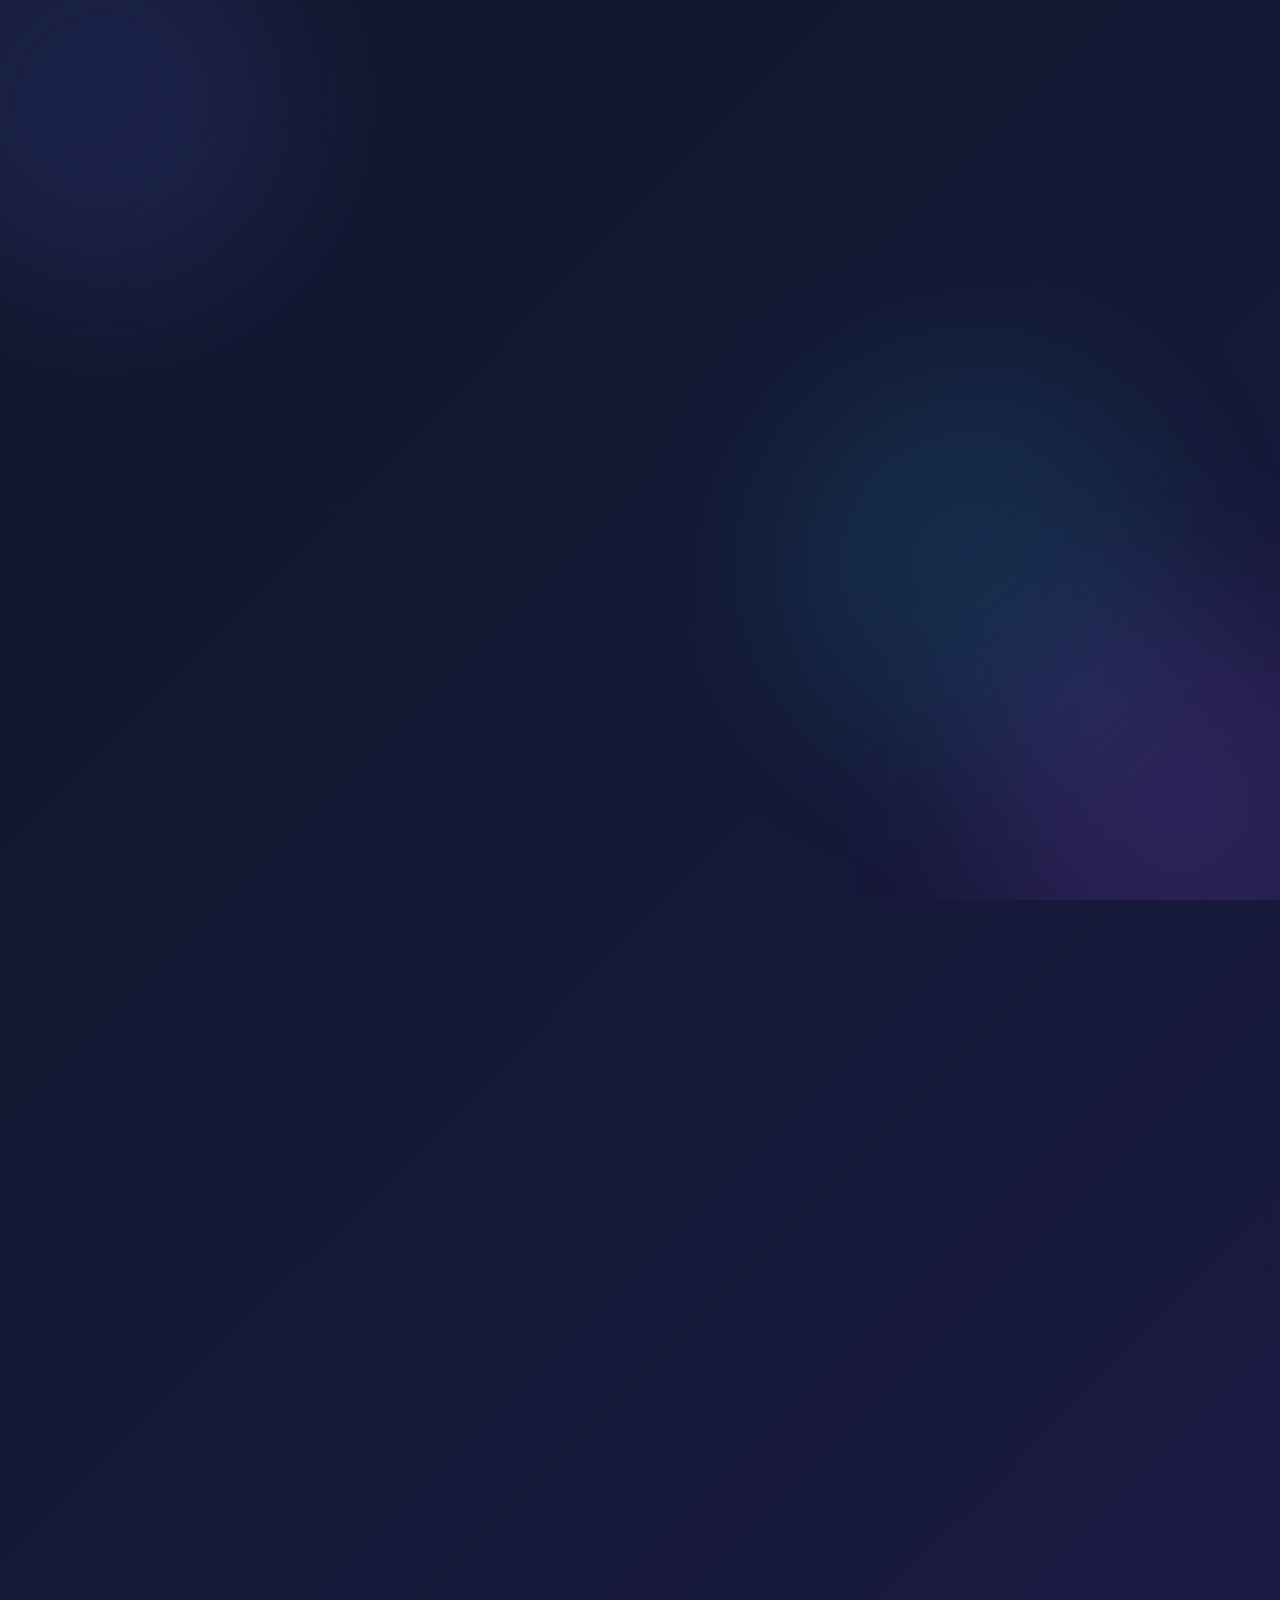
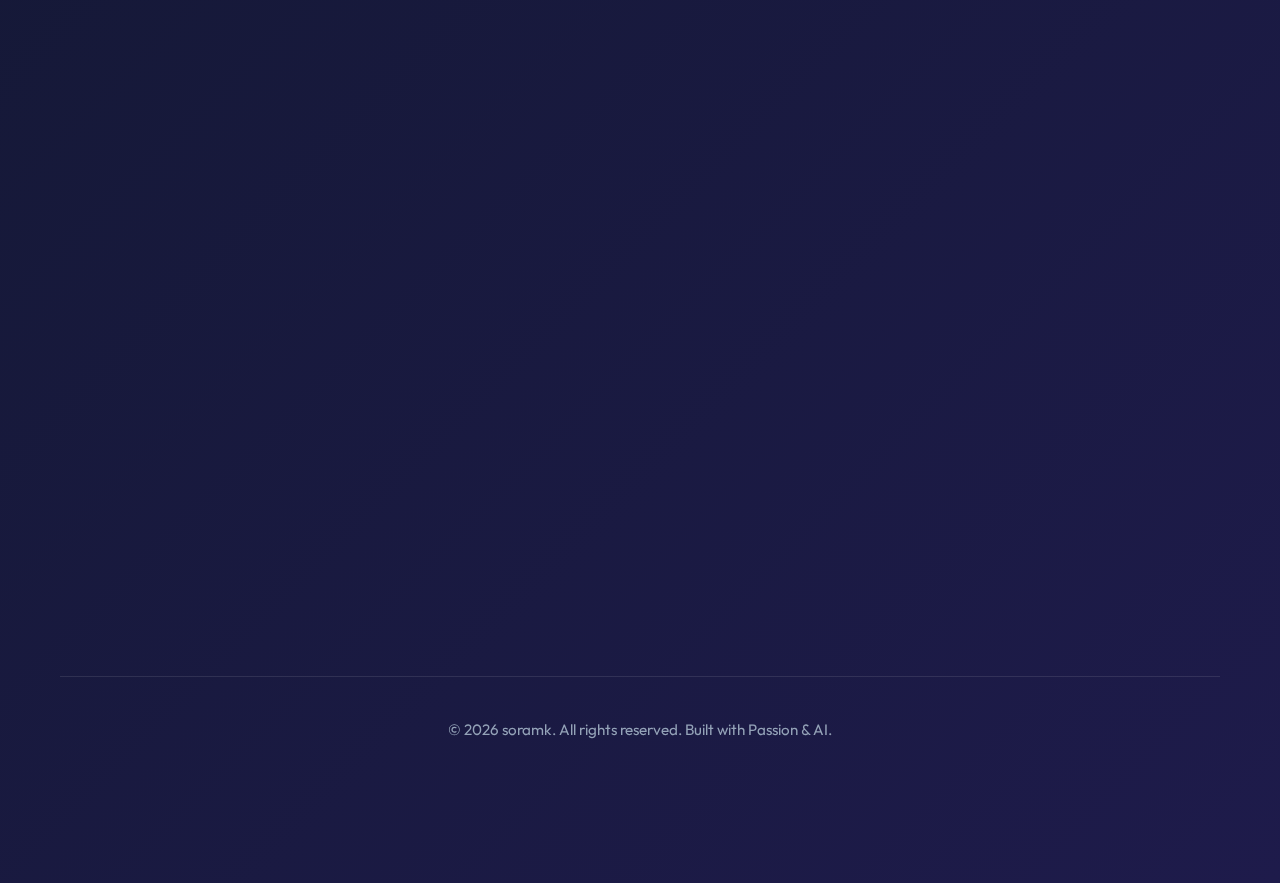
<file: index.html>
<!DOCTYPE html>
<html lang="ja">

<head>
    <meta charset="UTF-8">
    <meta name="viewport" content="width=device-width, initial-scale=1.0">
    <title>soramk.github.io - Advanced AI Portfolio</title>
    <link rel="preconnect" href="https://fonts.googleapis.com">
    <link rel="preconnect" href="https://fonts.gstatic.com" crossorigin>
    <link
        href="https://fonts.googleapis.com/css2?family=Outfit:wght@300;400;600;700&family=Inter:wght@400;500;600&display=swap"
        rel="stylesheet">
    <style>
        :root {
            --primary: #6366f1;
            --primary-light: #818cf8;
            --secondary: #a855f7;
            --accent: #22d3ee;
            --bg-gradient: linear-gradient(135deg, #0f172a 0%, #1e1b4b 100%);
            --card-bg: rgba(255, 255, 255, 0.05);
            --card-border: rgba(255, 255, 255, 0.1);
            --text-main: #f8fafc;
            --text-muted: #94a3b8;
            --glass-blur: blur(12px);
        }

        * {
            margin: 0;
            padding: 0;
            box-sizing: border-box;
        }

        body {
            font-family: 'Outfit', 'Inter', -apple-system, sans-serif;
            background: var(--bg-gradient);
            color: var(--text-main);
            min-height: 100vh;
            line-height: 1.6;
            overflow-x: hidden;
        }

        .background-blobs {
            position: fixed;
            top: 0;
            left: 0;
            width: 100%;
            height: 100%;
            z-index: -1;
            overflow: hidden;
        }

        .blob {
            position: absolute;
            width: 400px;
            height: 400px;
            background: var(--primary);
            border-radius: 50%;
            filter: blur(80px);
            opacity: 0.15;
            animation: move 20s infinite alternate;
        }

        .blob-1 {
            top: -100px;
            left: -100px;
            background: var(--primary);
        }

        .blob-2 {
            bottom: -100px;
            right: -100px;
            background: var(--secondary);
            animation-delay: -5s;
        }

        .blob-3 {
            top: 40%;
            left: 60%;
            background: var(--accent);
            opacity: 0.1;
            animation-delay: -10s;
        }

        @keyframes move {
            from {
                transform: translate(0, 0) scale(1);
            }

            to {
                transform: translate(50px, 50px) scale(1.1);
            }
        }

        .container {
            max-width: 1200px;
            margin: 0 auto;
            padding: 80px 20px;
        }

        header {
            text-align: center;
            margin-bottom: 80px;
            opacity: 0;
            transform: translateY(20px);
            animation: fadeInUp 0.8s forwards;
        }

        h1 {
            font-size: clamp(2.5rem, 8vw, 4rem);
            font-weight: 700;
            letter-spacing: -0.02em;
            margin-bottom: 15px;
            background: linear-gradient(to right, #fff, #94a3b8);
            -webkit-background-clip: text;
            background-clip: text;
            -webkit-text-fill-color: transparent;
        }

        .subtitle {
            color: var(--text-muted);
            font-size: 1.2rem;
            max-width: 600px;
            margin: 0 auto;
        }

        .projects {
            display: grid;
            grid-template-columns: repeat(auto-fit, minmax(300px, 1fr));
            gap: 25px;
        }

        .project-card {
            background: var(--card-bg);
            backdrop-filter: var(--glass-blur);
            -webkit-backdrop-filter: var(--glass-blur);
            border: 1px solid var(--card-border);
            border-radius: 24px;
            padding: 35px;
            transition: all 0.4s cubic-bezier(0.175, 0.885, 0.32, 1.275);
            display: flex;
            flex-direction: column;
            opacity: 0;
            transform: translateY(20px);
        }

        .project-card:hover {
            transform: translateY(-10px);
            background: rgba(255, 255, 255, 0.08);
            border-color: rgba(255, 255, 255, 0.2);
            box-shadow: 0 20px 40px rgba(0, 0, 0, 0.3);
        }

        .project-card.visible {
            animation: fadeInUp 0.8s forwards;
        }

        @keyframes fadeInUp {
            to {
                opacity: 1;
                transform: translateY(0);
            }
        }

        .card-header {
            display: flex;
            align-items: center;
            justify-content: space-between;
            margin-bottom: 20px;
        }

        h2 {
            font-size: 1.6rem;
            font-weight: 600;
            color: #fff;
        }

        .badge {
            background: rgba(99, 102, 241, 0.2);
            color: var(--primary-light);
            padding: 4px 12px;
            border-radius: 100px;
            font-size: 0.75rem;
            font-weight: 600;
            border: 1px solid rgba(99, 102, 241, 0.3);
        }

        p {
            color: var(--text-muted);
            font-size: 0.95rem;
            line-height: 1.7;
            margin-bottom: 20px;
            flex-grow: 1;
        }

        .features {
            margin-bottom: 25px;
        }

        .feature-item {
            display: flex;
            align-items: center;
            gap: 10px;
            color: var(--text-main);
            font-size: 0.85rem;
            margin-bottom: 8px;
        }

        .feature-item::before {
            content: "✦";
            color: var(--accent);
            font-size: 0.8rem;
        }

        .project-links {
            display: grid;
            grid-template-columns: 1fr 1fr;
            gap: 12px;
        }

        .btn {
            padding: 12px;
            border-radius: 12px;
            text-decoration: none;
            font-size: 0.9rem;
            font-weight: 600;
            text-align: center;
            transition: all 0.3s ease;
        }

        .btn-primary {
            background: var(--primary);
            color: white;
            box-shadow: 0 4px 15px rgba(99, 102, 241, 0.3);
        }

        .btn-primary:hover {
            background: var(--primary-light);
            transform: scale(1.02);
        }

        .btn-secondary {
            background: rgba(255, 255, 255, 0.1);
            color: white;
            border: 1px solid rgba(255, 255, 255, 0.1);
        }

        .btn-secondary:hover {
            background: rgba(255, 255, 255, 0.2);
        }

        footer {
            text-align: center;
            margin-top: 100px;
            padding: 40px 0;
            color: var(--text-muted);
            font-size: 0.9rem;
            border-top: 1px solid var(--card-border);
        }

        @media (max-width: 640px) {
            .container {
                padding: 40px 20px;
            }

            h1 {
                font-size: 2.8rem;
            }

            .projects {
                grid-template-columns: 1fr;
            }

            .project-links {
                grid-template-columns: 1fr;
            }
        }
    </style>
</head>

<body>
    <div class="background-blobs">
        <div class="blob blob-1"></div>
        <div class="blob blob-2"></div>
        <div class="blob blob-3"></div>
    </div>

    <div class="container" id="content">
        <header>
            <h1>soramk.online</h1>
            <p class="subtitle">Exploring the synergy between AI and Web experiences.</p>
        </header>

        <main class="projects">
            <!-- Chef's Deck -->
            <div class="project-card" style="animation-delay: 0.1s;">
                <div class="card-header">
                    <h2>Chef's Deck</h2>
                    <span class="badge">Recipe Management</span>
                </div>
                <p>
                    Web上のレシピを瞬時にカード化し、あなただけの「レシピデッキ」を構築。Gemini APIによる高精度なレシピ抽出と、人数に合わせた分量自動計算を搭載。
                </p>
                <div class="features">
                    <div class="feature-item">GitHub Actionsによるサーバーレスな抽出</div>
                    <div class="feature-item">デッキ機能で複数レシピをグループ管理</div>
                    <div class="feature-item">AIトークン使用量と抽出履歴の可視化</div>
                </div>
                <div class="project-links">
                    <a href="https://soramk.github.io/chefs-deck/" class="btn btn-primary" target="_blank">Launch
                        App</a>
                    <a href="https://github.com/soramk/chefs-deck" class="btn btn-secondary" target="_blank">Source</a>
                </div>
            </div>

            <!-- L/R Master -->
            <div class="project-card" style="animation-delay: 0.2s;">
                <div class="card-header">
                    <h2>L/R Master</h2>
                    <span class="badge">Acoustics AI</span>
                </div>
                <p>
                    日本人のための究極の英語発音矯正アプリ。AI（Gemini/OpenAI）とWeb音声解析を融合し、視覚的なフィードバックとゲーム性で「違いがわかる」体験を提供。
                </p>
                <div class="features">
                    <div class="feature-item">AIによる精緻な発音スコアリング</div>
                    <div class="feature-item">波動・スペクトルによる音声分析</div>
                    <div class="feature-item">ゲーミフィケーション要素の実装</div>
                </div>
                <div class="project-links">
                    <a href="https://soramk.github.io/lr-app/" class="btn btn-primary" target="_blank">Launch App</a>
                    <a href="https://github.com/soramk/lr-app" class="btn btn-secondary" target="_blank">Source</a>
                </div>
            </div>

            <!-- Apiary -->
            <div class="project-card" style="animation-delay: 0.3s;">
                <div class="card-header">
                    <h2>Apiary</h2>
                    <span class="badge">API Curator</span>
                </div>
                <p>
                    養蜂場（Apiary）をコンセプトに、AIが蜂のようにWeb APIという蜜を収集。Gemini AIでAPIを調査・整理し、あなただけのAPIデータベースを構築するReactアプリ。
                </p>
                <div class="features">
                    <div class="feature-item">AIがリアルタイムでAPI情報を調査・収集</div>
                    <div class="feature-item">Playground機能でブラウザからAPIテスト</div>
                    <div class="feature-item">Python/Node.js/cURLのコード自動生成</div>
                </div>
                <div class="project-links">
                    <a href="https://soramk.github.io/apiary/" class="btn btn-primary" target="_blank">Explore
                        Hive</a>
                    <a href="https://github.com/soramk/apiary" class="btn btn-secondary" target="_blank">Source</a>
                </div>
            </div>

            <!-- Numbers3 -->
            <div class="project-card" style="animation-delay: 0.4s;">
                <div class="card-header">
                    <h2>Numbers3</h2>
                    <span class="badge">Predictive Engine</span>
                </div>
                <p>
                    約7000件の全履歴データを解析。LSTM時系列予測、カオス理論、ベイズ統計を駆使し、Gemini APIが全データを包括的に分析して「根拠ある予測」を算出します。
                </p>
                <div class="features">
                    <div class="feature-item">LSTMによる最新1000件の訓練強化</div>
                    <div class="feature-item">14種類の統計モデルによる多角解析</div>
                    <div class="feature-item">GitHub Actionsによる自動日次実行</div>
                </div>
                <div class="project-links">
                    <a href="https://soramk.github.io/numbers3/" class="btn btn-primary" target="_blank">View
                        Analysis</a>
                    <a href="https://github.com/soramk/numbers3" class="btn btn-secondary" target="_blank">Source</a>
                </div>
            </div>

            <!-- Tsunovel -->
            <div class="project-card" style="animation-delay: 0.5s;">
                <div class="card-header">
                    <h2>Tsunovel</h2>
                    <span class="badge">Web Novel Reader</span>
                </div>
                <p>
                    「魔法のアーカイブ」をテーマにした読書体験の再定義。巻物UI、10種以上のテーマ、オフライン一括ダウンロードなど、没頭できる読書環境を提供します。
                </p>
                <div class="features">
                    <div class="feature-item">なろう/R18対応のバッチ取得と同期</div>
                    <div class="feature-item">10種以上のテーマ・多彩なWebフォント</div>
                    <div class="feature-item">オフラインダウンロードと読書位置の自動保存</div>
                </div>
                <div class="project-links">
                    <a href="https://soramk.github.io/tsunovel/" class="btn btn-primary" target="_blank">Open
                        Library</a>
                    <a href="https://github.com/soramk/tsunovel" class="btn btn-secondary" target="_blank">Source</a>
                </div>
            </div>

            <!-- Minamo -->
            <div class="project-card" style="animation-delay: 0.6s;">
                <div class="card-header">
                    <h2>Minamo</h2>
                    <span class="badge">Market Sentiment</span>
                </div>
                <p>
                    市場の「水面（みなも）」の揺れをAIで観測。Gemini 2.0 Flashで主要企業のニュースを100点満点でスコアリングし、AIの予測精度をリアルタイムで検証。
                </p>
                <div class="features">
                    <div class="feature-item">AI予測と実株価の的中率をグラフ表示</div>
                    <div class="feature-item">業種別ナビと直感的な検索フィルタ</div>
                    <div class="feature-item">時系列グラフとカレンダー検索で履歴参照</div>
                </div>
                <div class="project-links">
                    <a href="https://soramk.github.io/minamo/" class="btn btn-primary" target="_blank">Market Watch</a>
                    <a href="https://github.com/soramk/minamo" class="btn btn-secondary" target="_blank">Source</a>
                </div>
            </div>

            <!-- ZeroDocker -->
            <div class="project-card" style="animation-delay: 0.7s;">
                <div class="card-header">
                    <h2>Zerodocker</h2>
                    <span class="badge">Educational</span>
                </div>
                <p>
                    エンジニアの基礎体力を上げる学習ロードマップ。Dockerfileの書き方から、GitHub ActionsによるCI/CDまでを「自分のペース」で学べる教材。
                </p>
                <div class="features">
                    <div class="feature-item">Dev Containersの実践的チュートリアル</div>
                    <div class="feature-item">5段階のステップアップ学習方式</div>
                    <div class="feature-item">即戦力を重視したハンズオン構成</div>
                </div>
                <div class="project-links">
                    <a href="https://soramk.github.io/zerodocker/" class="btn btn-primary" target="_blank">Start
                        Learning</a>
                    <a href="https://github.com/soramk/zerodocker" class="btn btn-secondary" target="_blank">Source</a>
                </div>
            </div>

            <!-- Iris -->
            <div class="project-card" style="animation-delay: 0.8s;">
                <div class="card-header">
                    <h2>Iris</h2>
                    <span class="badge">AI Upscaler</span>
                </div>
                <p>
                    Real-ESRGANをGitHub Actions上で動作させる強力な画像高画質化ツール。Webから画像をアップロードし、クラウド上で最大8倍の超解像処理を自動実行します。
                </p>
                <div class="features">
                    <div class="feature-item">Real-ESRGANによる最大8倍の高画質化</div>
                    <div class="feature-item">GitHub ActionsによるサーバーレスGPU処理</div>
                    <div class="feature-item">100MB制限を回避するJPEG自動変換・圧縮</div>
                </div>
                <div class="project-links">
                    <a href="https://soramk.github.io/iris/" class="btn btn-primary" target="_blank">Launch App</a>
                    <a href="https://github.com/soramk/iris" class="btn btn-secondary" target="_blank">Source</a>
                </div>
            </div>

            <!-- Triscope -->
            <div class="project-card" style="animation-delay: 0.9s;">
                <div class="card-header">
                    <h2>Triscope</h2>
                    <span class="badge">Mystical Portal</span>
                </div>
                <p>
                    神秘学と心理学を統合的に探究するインタラクティブ・ポータル。命術・卜術・相術の3カテゴリ、15種類の占術を網羅し、各占術の理論と実践を体系的に学べます。
                </p>
                <div class="features">
                    <div class="feature-item">15種類の占術を体系的に分類・解説</div>
                    <div class="feature-item">Chart.jsによるインタラクティブな可視化</div>
                    <div class="feature-item">iframeナビゲーションによるSPA風体験</div>
                </div>
                <div class="project-links">
                    <a href="https://soramk.github.io/triscope/" class="btn btn-primary" target="_blank">Explore</a>
                    <a href="https://github.com/soramk/triscope" class="btn btn-secondary" target="_blank">Source</a>
                </div>
            </div>

            <!-- MorphoNews -->
            <div class="project-card" style="animation-delay: 1.0s;">
                <div class="card-header">
                    <h2>MorphoNews</h2>
                    <span class="badge">Self-Evolving AI</span>
                </div>
                <p>
                    AIが自らUIを進化させる実験的ニュースアグリゲーター。機能(JS)・スタイル(CSS)・レイアウトを独立生成・蓄積し、ユーザーが自由に組み合わせ可能な進化型サイト。
                </p>
                <div class="features">
                    <div class="feature-item">20+ソースからテックニュースを自動収集・要約</div>
                    <div class="feature-item">機能・テーマ・レイアウトを自由にカスタマイズ</div>
                    <div class="feature-item">進化の全プロンプトとトークン量を透明公開</div>
                </div>
                <div class="project-links">
                    <a href="https://soramk.github.io/morphonews/" class="btn btn-primary" target="_blank">Live News</a>
                    <a href="https://github.com/soramk/morphonews" class="btn btn-secondary" target="_blank">Source</a>
                </div>
            </div>

            <!-- OpsMate -->
            <div class="project-card" style="animation-delay: 1.1s;">
                <div class="card-header">
                    <h2>OpsMate</h2>
                    <span class="badge">Network Toolkit</span>
                </div>
                <p>
                    ネットワークエンジニアのための高速・安全なブラウザベースツールキット。IPサブネット計算、MACアドレス変換、転送時間計算など、現場で必要なツールを100%クライアントサイドで提供。
                </p>
                <div class="features">
                    <div class="feature-item">20種類以上の実用的なインフラ運用ツール群</div>
                    <div class="feature-item">サーバーレス設計による完全なプライバシー保護</div>
                    <div class="feature-item">JetBrains Monoを採用したエンジニアフレンドリーなUI</div>
                </div>
                <div class="project-links">
                    <a href="https://soramk.github.io/opsmate/" class="btn btn-primary" target="_blank">Launch App</a>
                    <a href="https://github.com/soramk/opsmate" class="btn btn-secondary" target="_blank">Source</a>
                </div>
            </div>

            <!-- Stratum -->
            <div class="project-card" style="animation-delay: 1.2s;">
                <div class="card-header">
                    <h2>Stratum</h2>
                    <span class="badge">IaC Visualizer</span>
                </div>
                <p>
                    Terraformの世界を可視化するスキーマビューア。プロバイダのJSONスキーマをドラッグ＆ドロップするだけで、膨大なリソース定義を瞬時に解析・GUI化します。
                </p>
                <div class="features">
                    <div class="feature-item">完全クライアントサイドによるセキュアな解析</div>
                    <div class="feature-item">プロバイダースキーマの構造的ビジュアライズ</div>
                    <div class="feature-item">GUIベースの直感的なリソース探索</div>
                </div>
                <div class="project-links">
                    <a href="https://soramk.github.io/stratum/" class="btn btn-primary" target="_blank">Launch App</a>
                    <a href="https://github.com/soramk/stratum" class="btn btn-secondary" target="_blank">Source</a>
                </div>
            </div>
        </main>

        <footer>
            <p>© 2026 soramk. All rights reserved. Built with Passion & AI.</p>
        </footer>
    </div>

    <script>
        // Intersection Observer for scroll animations
        const observerOptions = {
            threshold: 0.1
        };

        const observer = new IntersectionObserver((entries) => {
            entries.forEach(entry => {
                if (entry.isIntersecting) {
                    entry.target.classList.add('visible');
                }
            });
        }, observerOptions);

        document.querySelectorAll('.project-card').forEach(card => {
            observer.observe(card);
        });
    </script>
</body>

</html>
</file>
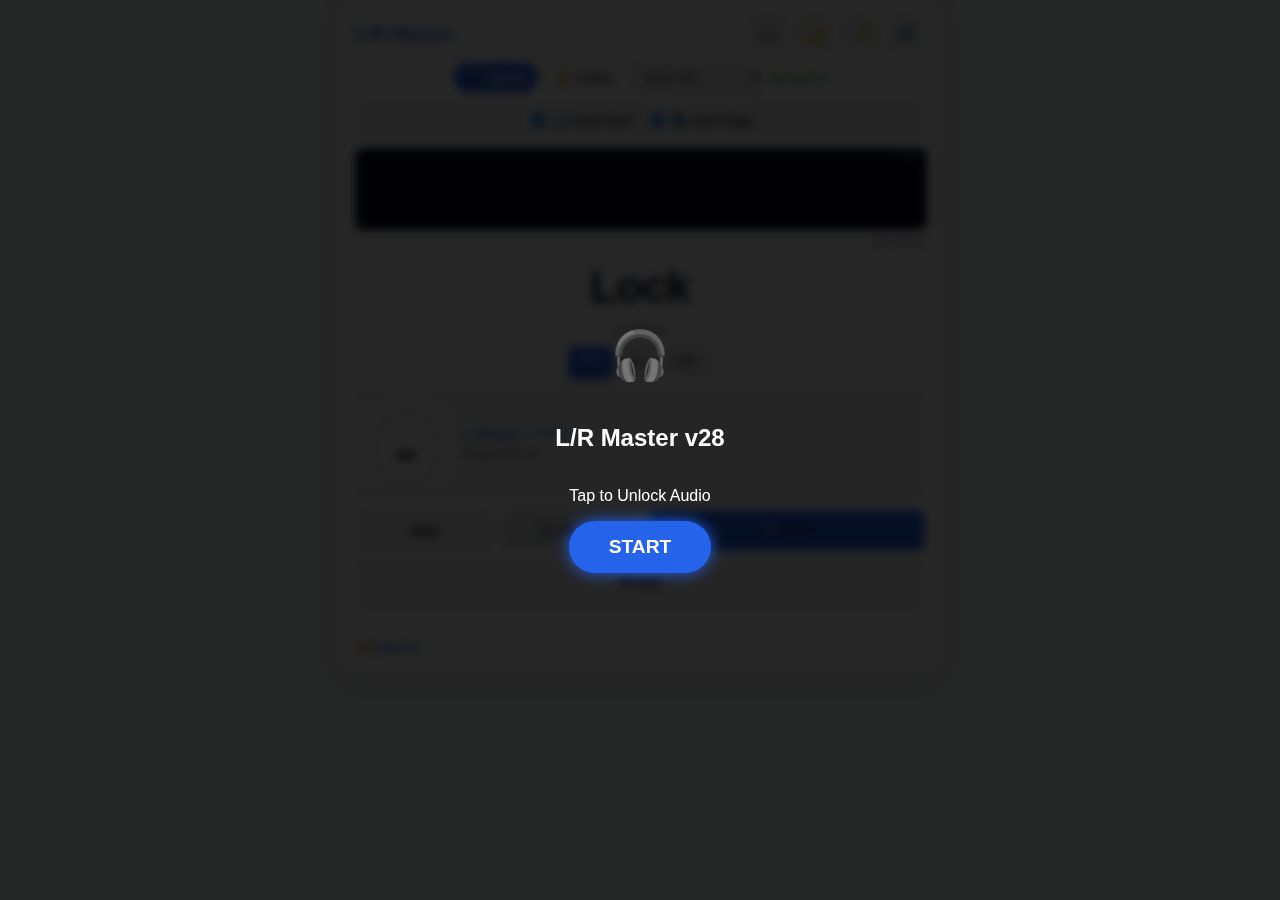
<file: 20251208/index.html>
<!DOCTYPE html>
<html lang="ja">
<head>
    <meta charset="UTF-8">
    <meta name="viewport" content="width=device-width, initial-scale=1.0, maximum-scale=1.0, user-scalable=no, viewport-fit=cover">
    <title>L/R Master v28 Final</title>
    <style>
        :root { --primary: #2563eb; --accent: #0ea5e9; --bg: #f8fafc; --text: #0f172a; --err: #ef4444; --success: #22c55e; --card: #ffffff; }
        body.dark-mode { --primary: #3b82f6; --bg: #0f172a; --text: #f1f5f9; --card: #1e293b; }
        
        body { 
            font-family: -apple-system, BlinkMacSystemFont, sans-serif; 
            background: var(--bg); 
            color: var(--text); 
            /* iPhone Safe Area対応 */
            padding: 10px;
            padding-top: env(safe-area-inset-top, 10px);
            padding-bottom: env(safe-area-inset-bottom, 10px);
            display: flex; 
            flex-direction: column; 
            align-items: center; 
            margin: 0; 
            transition: 0.3s;
            min-height: 100dvh; /* Mobile Safariのアドレスバー対策 */
            box-sizing: border-box;
        }
        
        .container { background: var(--card); padding: 15px; border-radius: 16px; box-shadow: 0 4px 20px rgba(0,0,0,0.1); width: 100%; max-width: 600px; text-align: center; box-sizing: border-box; position: relative; z-index: 10; margin-bottom: 20px; }

        /* Animations */
        @keyframes shake { 0%,100%{transform:translateX(0)} 25%{transform:translateX(-5px)} 75%{transform:translateX(5px)} }
        @keyframes pop { 0%{transform:scale(1)} 50%{transform:scale(1.05)} 100%{transform:scale(1)} }
        .shake-anim { animation: shake 0.4s; border: 2px solid var(--err); }
        .pop-anim { animation: pop 0.3s; border: 2px solid var(--success); }

        /* Components */
        .header-bar { display: flex; justify-content: space-between; align-items: center; margin-bottom: 10px; }
        .app-title { font-weight: 800; font-size: 1.2rem; color: var(--primary); margin: 0; }
        .header-tools { display: flex; gap: 8px; }
        .btn-icon { background: rgba(128,128,128,0.1); border: none; border-radius: 8px; padding: 8px; cursor: pointer; font-size: 1.1rem; color: var(--text); text-decoration: none; display: inline-flex; align-items: center; justify-content: center; }
        .btn-icon:hover { background: rgba(128,128,128,0.2); }
        
        .sub-header { display: flex; flex-wrap: wrap; gap: 8px; justify-content: center; align-items: center; margin-bottom: 10px; }
        .mode-toggle button { padding: 6px 12px; border-radius: 16px; border: 1px solid rgba(128,128,128,0.3); background: transparent; color: var(--text); font-weight: bold; font-size: 0.8rem; cursor: pointer; }
        .mode-toggle button.active { background: var(--primary); color: white; border-color: var(--primary); }
        select { padding: 6px; border-radius: 8px; background: rgba(128,128,128,0.1); color: var(--text); border: 1px solid rgba(128,128,128,0.3); font-size: 0.85rem; }

        .flow-options { display: flex; justify-content: center; gap: 15px; margin-bottom: 10px; font-size: 0.8rem; font-weight: bold; background: rgba(128,128,128,0.1); padding: 8px; border-radius: 8px; color: var(--text); }
        .flow-options label { display: flex; align-items: center; gap: 5px; cursor: pointer; }

        /* Visualizer */
        .visualizer-box { width: 100%; height: 80px; background: #020617; border-radius: 8px; margin-bottom: 5px; overflow: hidden; position: relative; border: 1px solid #334155; cursor: pointer; }
        canvas { display: block; width: 100%; height: 100%; }
        .vis-label { position: absolute; top: 2px; right: 5px; font-size: 0.6rem; color: rgba(255,255,255,0.5); pointer-events: none; }
        .mic-level { font-size: 0.7rem; opacity: 0.7; text-align: right; margin-bottom: 10px; height: 1rem; }

        .word-display { font-size: 2.8rem; font-weight: 800; margin: 5px 0; letter-spacing: -1px; transition: 0.2s; min-height: 3.5rem; }
        .word-display.blur { color: transparent; text-shadow: 0 0 18px rgba(128,128,128,0.8); user-select: none; opacity: 0.5; }
        .sub-text { font-size: 0.9rem; opacity: 0.7; margin-bottom: 10px; }

        /* Tools */
        .phoneme-container { display: flex; justify-content: center; gap: 4px; flex-wrap: wrap; margin-bottom: 10px; min-height: 30px; }
        .phoneme-btn { background: rgba(128,128,128,0.1); border: 1px solid rgba(128,128,128,0.3); border-radius: 6px; padding: 4px 8px; font-family: monospace; font-weight: bold; cursor: pointer; color: var(--text); }
        .phoneme-btn.active { background: var(--primary); color: white; transform: scale(1.1); }

        .diagram-box { background: rgba(128,128,128,0.05); border: 1px solid rgba(128,128,128,0.2); border-radius: 12px; padding: 10px; margin-bottom: 10px; display: flex; align-items: center; gap: 15px; text-align: left; min-height: 90px; }
        .mouth-diagram { width: 80px; height: 80px; flex-shrink: 0; background: white; border-radius: 8px; }
        .diagram-text h4 { margin: 0 0 4px 0; font-size: 0.9rem; color: var(--primary); display: flex; align-items: center; }
        .diagram-text p { margin: 0; font-size: 0.8rem; opacity: 0.8; line-height: 1.3; }

        /* Controls */
        .controls { display: grid; grid-template-columns: 1fr 1fr 2fr; gap: 8px; margin-top: 10px; }
        button.action-btn { padding: 12px; border: none; border-radius: 10px; font-weight: bold; font-size: 0.9rem; cursor: pointer; transition: 0.2s; white-space: nowrap; color: var(--text); }
        .btn-model { background: rgba(128,128,128,0.2); }
        .btn-skip { background: rgba(128,128,128,0.1); border: 1px solid rgba(128,128,128,0.3); }
        .btn-main { background: var(--primary); color: white; }
        .btn-main.processing { background: #fbbf24; color: #78350f; pointer-events: none; }
        .btn-main.recording { background: var(--err); animation: pulse 1.5s infinite; color: white; }
        .btn-next { background: #0f172a; color: white; display: none; }

        .choice-btn { background: var(--card); border: 2px solid rgba(128,128,128,0.3); font-size: 1.2rem; padding: 15px; color: var(--primary); font-weight: bold; border-radius: 10px; cursor: pointer; }
        .choice-btn.success { background: #dcfce7; border-color: #22c55e; color: #166534; }

        .feedback { margin-top: 10px; padding: 12px; border-radius: 8px; font-weight: bold; background: rgba(128,128,128,0.1); min-height: 1.5rem; font-size: 0.9rem; }
        .feedback.correct { background: #dcfce7; color: #166534; }
        .feedback.incorrect { background: #fee2e2; color: #991b1b; }

        #replay-user-btn { display: none; margin-top: 10px; background: #dcfce7; color: #166534; border: 1px solid #86efac; padding: 8px; border-radius: 8px; font-size: 0.85rem; cursor: pointer; width: 100%; }

        /* History */
        .history-container { margin-top: 20px; width: 100%; border-top: 1px solid rgba(128,128,128,0.2); padding-top: 10px; text-align: left; }
        .history-list { list-style: none; padding: 0; margin: 0; max-height: 120px; overflow-y: auto; font-size: 0.8rem; }
        .history-item { padding: 5px; border-bottom: 1px solid rgba(128,128,128,0.1); display: flex; justify-content: space-between; }
        .res-ok { color: var(--success); font-weight: bold; } .res-ng { color: var(--err); font-weight: bold; }

        /* Overlays */
        #start-overlay { position: fixed; top: 0; left: 0; width: 100%; height: 100%; background: rgba(0,0,0,0.85); z-index: 999; display: flex; flex-direction: column; justify-content: center; align-items: center; color: white; backdrop-filter: blur(5px); }
        .start-btn { padding: 15px 40px; font-size: 1.2rem; background: var(--primary); color: white; border: none; border-radius: 50px; cursor: pointer; font-weight: bold; box-shadow: 0 0 15px var(--primary); }

        .modal { display: none; position: fixed; top: 0; left: 0; width: 100%; height: 100%; background: rgba(0,0,0,0.7); z-index: 100; align-items: center; justify-content: center; backdrop-filter: blur(2px); }
        .modal-content { background: var(--card); padding: 20px; border-radius: 12px; width: 90%; max-width: 500px; display: flex; flex-direction: column; max-height: 90vh; color: var(--text); }
        .modal-header { display: flex; justify-content: space-between; border-bottom: 1px solid rgba(128,128,128,0.2); padding-bottom: 10px; margin-bottom: 10px; }
        textarea.editor { flex-grow: 1; height: 300px; background: rgba(128,128,128,0.05); color: var(--text); border: 1px solid rgba(128,128,128,0.3); font-family: monospace; padding: 10px; }
        
        .db-list { list-style: none; padding: 0; margin: 0; overflow-y: auto; text-align: left; }
        .db-item { padding: 10px; border-bottom: 1px solid rgba(128,128,128,0.1); display: flex; justify-content: space-between; align-items: center; }
        .btn-small { padding: 4px 8px; font-size: 0.75rem; background: var(--primary); color: white; border: none; border-radius: 4px; cursor: pointer; }

        @keyframes pulse { 0% { opacity: 1; } 50% { opacity: 0.6; } 100% { opacity: 1; } }
    </style>
</head>
<body>

<div id="start-overlay">
    <div style="font-size:3rem; margin-bottom:20px;">🎧</div>
    <h2>L/R Master v28</h2>
    <p>Tap to Unlock Audio</p>
    <button class="start-btn" onclick="unlockAudio()">START</button>
</div>

<div class="container">
    <div class="header-bar">
        <h1 class="app-title">L/R Master</h1>
        <div class="header-tools">
            <a href="guide.html" target="_blank" class="btn-icon" title="ユーザーガイド">📖</a>
            <button class="btn-icon" onclick="toggleDarkMode()" title="ダークモード">🌙</button>
            <button class="btn-icon" onclick="openDbManager()" title="DB編集">📝</button>
            <button class="btn-icon" onclick="openSettings()" style="color:var(--primary);" title="設定">⚙️</button>
        </div>
    </div>

    <div class="sub-header">
        <div class="mode-toggle">
            <button class="active" onclick="setMode('speaking')" id="mode-speak">🎤 Speak</button>
            <button onclick="setMode('listening')" id="mode-listen">👂 Listen</button>
        </div>
        <select id="category-select" onchange="changeCategory()"></select>
        <span style="font-size:0.8rem; font-weight:bold; color:var(--success);">Streak: <span id="streak-disp">0</span></span>
    </div>

    <div class="flow-options">
        <label><input type="checkbox" id="toggle-auto-flow" checked> 🔄 Auto Next</label>
        <label><input type="checkbox" id="toggle-auto-stop" checked> 🗣️ Auto Stop</label>
    </div>

    <div class="visualizer-box" onclick="toggleVisMode()">
        <canvas id="visualizer"></canvas>
        <div class="vis-label" id="vis-label">BARS</div>
    </div>
    <div class="mic-level" id="mic-debug">Mic Ready</div>

    <div id="word-area">
        <div id="target-word" class="word-display">...</div>
        <div class="sub-text">vs <span id="opponent-word">...</span></div>
    </div>

    <div id="speaking-tools">
        <div id="phoneme-list" class="phoneme-container"></div>
        <div class="diagram-box">
            <div id="diagram-svg" class="mouth-diagram"></div>
            <div class="diagram-text">
                <h4 id="diagram-title">Tip <span id="viseme-tag" style="font-size:0.7em; color:var(--accent); margin-left:5px;"></span></h4>
                <p id="diagram-desc">Select phoneme</p>
            </div>
        </div>
    </div>

    <div id="controls-speaking" class="controls">
        <button class="action-btn btn-skip" onclick="skipQuestion()">Skip</button>
        <button class="action-btn btn-model" onclick="speakModel()">🔊 Model</button>
        <button id="rec-btn" class="action-btn btn-main" onclick="toggleRecord()">🎤 Start</button>
        <button id="next-btn-spk" class="action-btn btn-next" onclick="nextQuestion()">Next ➡</button>
    </div>

    <div id="controls-listening" class="controls" style="display:none; grid-template-columns: 1fr 1fr;">
        <button id="choice-l" class="choice-btn" onclick="checkListening(true)">L</button>
        <button id="choice-r" class="choice-btn" onclick="checkListening(false)">R</button>
        <button class="action-btn btn-skip" onclick="skipQuestion()">Skip</button>
        <button class="action-btn btn-model" onclick="speakModel()">🔊 Replay</button>
        <button id="next-btn-lst" class="action-btn btn-next" onclick="nextQuestion()" style="grid-column: span 2;">Next ➡</button>
    </div>

    <div id="feedback-area" class="feedback">Ready</div>
    <button id="replay-user-btn" onclick="replayUserAudio()">▶️ Replay My Voice</button>

    <div class="history-container">
        <div style="font-size:0.8rem; font-weight:bold; color:var(--primary); margin-bottom:5px;">📜 History</div>
        <ul id="history-list" class="history-list"></ul>
    </div>
</div>

<div id="settings-modal" class="modal">
    <div class="modal-content">
        <div class="modal-header"><h3>⚙️ API Settings</h3><button class="btn-icon" onclick="closeSettings()">×</button></div>
        <div style="text-align:left;">
            <div style="margin-bottom:15px;">
                <label style="font-size:0.8rem; font-weight:bold; color:var(--text);">1. Gemini API Key</label>
                <input type="password" id="api-key" placeholder="Gemini API Key" style="width:100%; padding:10px; margin-top:5px; box-sizing:border-box; border-radius:6px; border:1px solid rgba(128,128,128,0.3); background:rgba(128,128,128,0.1); color:var(--text);">
                <button onclick="fetchModels()" class="btn-small" style="width:100%; margin-top:5px;">🔄 Update Models</button>
            </div>
            
            <div style="margin-bottom:15px;">
                <label style="font-size:0.8rem; font-weight:bold; color:var(--text);">2. AI Model</label>
                <select id="model-select" style="width:100%; padding:10px; margin-top:5px; box-sizing:border-box;" disabled><option>Fetch first...</option></select>
            </div>

            <div style="margin-bottom:20px;">
                <label style="font-size:0.8rem; font-weight:bold; color:var(--text);">3. 🗣️ Speech Speed: <span id="rate-val">0.8</span>x</label>
                <input type="range" id="speech-rate" min="0.5" max="1.5" step="0.1" value="0.8" style="width:100%; margin-top:5px;" oninput="document.getElementById('rate-val').innerText=this.value">
            </div>

            <button onclick="saveSettings()" class="btn-main" style="width:100%; padding:12px; border:none; border-radius:8px; cursor:pointer;">Save</button>
        </div>
    </div>
</div>

<div id="db-manager-modal" class="modal">
    <div class="modal-content">
        <div class="modal-header"><h3>📝 DB Manager</h3><button class="btn-icon" onclick="closeDbManager()">×</button></div>
        <div id="db-list-view" style="flex-grow:1; overflow-y:auto;">
            <ul id="db-level-list" class="db-list"></ul>
            <button onclick="addNewLevel()" style="width:100%; padding:10px; margin-top:10px; background:rgba(128,128,128,0.1); border:1px dashed var(--text); cursor:pointer; color:var(--text);">+ Add Level</button>
            <button onclick="resetDb()" style="margin-top:15px; background:none; border:none; color:var(--err); text-decoration:underline; cursor:pointer;">Reset Defaults</button>
        </div>
        <div id="db-editor-view" style="display:none; flex-direction:column; height:100%;">
            <div style="display:flex; justify-content:space-between; margin-bottom:5px;">
                <span id="editing-level-name" style="font-weight:bold;"></span>
                <button onclick="cancelEditLevel()" class="btn-small" style="background:gray;">Back</button>
            </div>
            <textarea id="level-json-editor" class="editor"></textarea>
            <button onclick="saveLevel()" class="btn-main" style="width:100%; padding:10px; margin-top:10px; border:none; border-radius:6px; cursor:pointer;">Save Changes</button>
        </div>
    </div>
</div>

<script>
    // --- 1. Sound Engine ---
    let audioSynth = null;
    function unlockAudio() {
        audioSynth = new (window.AudioContext || window.webkitAudioContext)();
        if(audioSynth.state === 'suspended') {
            audioSynth.resume().then(() => {
                document.getElementById('start-overlay').style.display = 'none';
                playTone(440, 'sine', 0.1, 0.05);
            });
        } else {
            document.getElementById('start-overlay').style.display = 'none';
            playTone(440, 'sine', 0.1, 0.05);
        }
    }
    function playTone(f,t,d,v=0.1) {
        if(!audioSynth) return;
        if(audioSynth.state === 'suspended') audioSynth.resume();
        const o=audioSynth.createOscillator(), g=audioSynth.createGain();
        o.type=t; o.frequency.value=f;
        g.gain.setValueAtTime(v, audioSynth.currentTime);
        g.gain.exponentialRampToValueAtTime(0.001, audioSynth.currentTime+d);
        o.connect(g); g.connect(audioSynth.destination);
        o.start(); o.stop(audioSynth.currentTime+d);
    }
    const sfx = {
        correct:()=>{playTone(880,'sine',0.1,0.2);setTimeout(()=>playTone(1760,'sine',0.2,0.2),100)},
        wrong:()=>{playTone(150,'sawtooth',0.3,0.2)},
        skip:()=>{playTone(400,'triangle',0.1,0.1)},
        start:()=>{playTone(600,'sine',0.1,0.1)}
    };

    // --- 2. Data ---
    const baseFace = `<path fill="none" stroke="#cbd5e1" stroke-width="2" d="M10,50 Q10,10 45,10 Q80,10 80,50 Q80,90 45,90 Q10,90 10,50" />`;
    const visemes = {
        bilabial:{t:"Bilabial",d:"Lips closed (p,b,m)",p:`${baseFace}<path d="M30,60 Q45,60 60,60" stroke="#333" stroke-width="3"/><path d="M30,60 Q45,65 60,60" stroke="#333" stroke-width="1"/>`},
        labiodental:{t:"Labiodental",d:"Top teeth on lip (f,v)",p:`${baseFace}<path d="M30,55 Q45,55 60,55" stroke="#fff" stroke-width="4"/><path d="M30,62 Q45,65 60,62" fill="none" stroke="#333" stroke-width="2"/>`},
        dental:{t:"Dental",d:"Tongue between teeth (th)",p:`${baseFace}<path d="M30,55 Q45,55 60,55" stroke="#fff" stroke-width="4"/><path d="M30,65 Q45,65 60,65" stroke="#fff" stroke-width="4"/><path d="M35,60 Q45,60 55,60" stroke="#ef4444" stroke-width="3"/>`},
        alveolar:{t:"Alveolar",d:"Tongue to gum (t,d,n)",p:`${baseFace}<rect x="30" y="55" width="30" height="10" fill="#333"/><rect x="30" y="55" width="30" height="4" fill="#fff"/><rect x="30" y="61" width="30" height="4" fill="#fff"/>`},
        postalveolar:{t:"Post-Alveolar",d:"Lips rounded (sh,ch)",p:`${baseFace}<circle cx="45" cy="60" r="12" fill="#333"/><rect x="35" y="58" width="20" height="4" fill="#fff"/>`},
        velar:{t:"Velar",d:"Back of throat (k,g)",p:`${baseFace}<path d="M30,55 Q45,75 60,55" fill="#333"/>`},
        l_shape:{t:"L-Shape",d:"Tongue tip UP",p:`${baseFace}<path d="M30,55 Q45,70 60,55" fill="#333"/><path d="M40,55 Q45,50 50,55" fill="#ef4444"/>`},
        r_shape:{t:"R-Shape",d:"Tongue pulled BACK",p:`${baseFace}<circle cx="45" cy="60" r="10" fill="none" stroke="#333" stroke-width="2"/><path d="M40,65 Q45,55 50,65" fill="#ef4444"/>`},
        pucker:{t:"Pucker",d:"Lips small (w)",p:`${baseFace}<circle cx="45" cy="60" r="5" fill="#333" stroke="#333" stroke-width="2"/>`},
        wide:{t:"Wide",d:"Open big (a)",p:`${baseFace}<path d="M25,55 Q45,85 65,55" fill="#333"/>`},
        mid:{t:"Mid",d:"Relaxed (e, uh)",p:`${baseFace}<path d="M30,58 Q45,72 60,58" fill="#333"/>`},
        spread:{t:"Spread",d:"Wide smile (iy)",p:`${baseFace}<path d="M25,60 Q45,65 65,60" fill="#333"/><path d="M25,60 Q45,60 65,60" stroke="#333" stroke-width="1"/>`},
        round:{t:"Round",d:"Oval shape (o)",p:`${baseFace}<ellipse cx="45" cy="60" rx="10" ry="15" fill="#333"/>`},
        u_shape:{t:"U-Shape",d:"Tight circle (u)",p:`${baseFace}<circle cx="45" cy="60" r="8" fill="#333"/>`},
        silence:{t:"Ready",d:"...",p:`${baseFace}<path d="M35,60 L55,60" stroke="#333" stroke-width="2"/>`}
    };

    const defaultDb = {
        basic: [
            { l: {w:"Light", b:[{p:"l",t:"l_shape"},{p:"ay",t:"wide"},{p:"ay",t:"spread"},{p:"t",t:"alveolar"}]}, r: {w:"Right", b:[{p:"r",t:"r_shape"},{p:"ay",t:"wide"},{p:"ay",t:"spread"},{p:"t",t:"alveolar"}]} },
            { l: {w:"Load", b:[{p:"l",t:"l_shape"},{p:"ow",t:"round"},{p:"w",t:"u_shape"},{p:"d",t:"alveolar"}]}, r: {w:"Road", b:[{p:"r",t:"r_shape"},{p:"ow",t:"round"},{p:"w",t:"u_shape"},{p:"d",t:"alveolar"}]} },
            { l: {w:"Lead", b:[{p:"l",t:"l_shape"},{p:"ea",t:"spread"},{p:"d",t:"alveolar"}]}, r: {w:"Read", b:[{p:"r",t:"r_shape"},{p:"ea",t:"spread"},{p:"d",t:"alveolar"}]} },
            { l: {w:"Lock", b:[{p:"l",t:"l_shape"},{p:"o",t:"wide"},{p:"ck",t:"velar"}]}, r: {w:"Rock", b:[{p:"r",t:"r_shape"},{p:"o",t:"wide"},{p:"ck",t:"velar"}]} },
            { l: {w:"Fly", b:[{p:"f",t:"labiodental"},{p:"l",t:"l_shape"},{p:"ay",t:"wide"},{p:"y",t:"spread"}]}, r: {w:"Fry", b:[{p:"f",t:"labiodental"},{p:"r",t:"r_shape"},{p:"ay",t:"wide"},{p:"y",t:"spread"}]} }
        ],
        intermediate: [
            { l: {w:"Play", b:[{p:"p",t:"bilabial"},{p:"l",t:"l_shape"},{p:"ay",t:"mid"},{p:"y",t:"spread"}]}, r: {w:"Pray", b:[{p:"p",t:"bilabial"},{p:"r",t:"r_shape"},{p:"ay",t:"mid"},{p:"y",t:"spread"}]} },
            { l: {w:"Glass", b:[{p:"g",t:"velar"},{p:"l",t:"l_shape"},{p:"ae",t:"wide"},{p:"s",t:"alveolar"}]}, r: {w:"Grass", b:[{p:"g",t:"velar"},{p:"r",t:"r_shape"},{p:"ae",t:"wide"},{p:"s",t:"alveolar"}]} },
            { l: {w:"Cloud", b:[{p:"k",t:"velar"},{p:"l",t:"l_shape"},{p:"aw",t:"wide"},{p:"w",t:"u_shape"},{p:"d",t:"alveolar"}]}, r: {w:"Crowd", b:[{p:"k",t:"velar"},{p:"r",t:"r_shape"},{p:"aw",t:"wide"},{p:"w",t:"u_shape"},{p:"d",t:"alveolar"}]} }
        ],
        advanced: [
            { l: {w:"Alive", b:[{p:"a",t:"mid"},{p:"l",t:"l_shape"},{p:"ay",t:"wide"},{p:"v",t:"labiodental"}]}, r: {w:"Arrive", b:[{p:"a",t:"mid"},{p:"rr",t:"r_shape"},{p:"ay",t:"wide"},{p:"v",t:"labiodental"}]} },
            { l: {w:"Tile", b:[{p:"t",t:"alveolar"},{p:"ay",t:"wide"},{p:"l",t:"l_shape"}]}, r: {w:"Tire", b:[{p:"t",t:"alveolar"},{p:"ay",t:"wide"},{p:"er",t:"r_shape"}]} }
        ],
        business: [
            { l: {w:"Collect", b:[{p:"k",t:"velar"},{p:"o",t:"mid"},{p:"l",t:"l_shape"},{p:"eh",t:"mid"},{p:"k",t:"velar"},{p:"t",t:"alveolar"}]}, r: {w:"Correct", b:[{p:"k",t:"velar"},{p:"o",t:"mid"},{p:"r",t:"r_shape"},{p:"eh",t:"mid"},{p:"k",t:"velar"},{p:"t",t:"alveolar"}]} },
            { l: {w:"Leader", b:[{p:"l",t:"l_shape"},{p:"iy",t:"spread"},{p:"d",t:"alveolar"},{p:"er",t:"r_shape"}]}, r: {w:"Reader", b:[{p:"r",t:"r_shape"},{p:"iy",t:"spread"},{p:"d",t:"alveolar"},{p:"er",t:"r_shape"}]} }
        ]
    };

    // --- 3. App State ---
    let db = defaultDb, currentCategory = 'basic', currentMode = 'speaking', currentPair = {}, targetObj = {}, isLTarget = false, streak = 0;
    let isRecording = false, mediaRecorder = null, audioChunks = [], audioCtx = null, analyser = null, dataArray = null, canvasCtx = null;
    let userAudioBlob = null, editingCategoryName = null;
    let hasSpoken = false, silenceStart = 0; const VAD_THRESHOLD = 15, VAD_SILENCE = 1200;
    let visMode = 'frequency'; 
    let speechRate = 0.8; 

    window.onload = () => {
        loadDb(); initCanvas(); window.addEventListener('resize', initCanvas);
        const key = localStorage.getItem('gemini_key');
        if(key) { document.getElementById('api-key').value=key; fetchModels(true); }
        const rate = localStorage.getItem('lr_rate');
        if(rate) speechRate = parseFloat(rate);
        populateCategorySelect(); changeCategory();
    };

    // --- Core Logic ---
    function changeCategory() {
        currentCategory = document.getElementById('category-select').value;
        if(db[currentCategory]) { streak=0; updateStreak(); nextQuestion(); }
    }
    function setMode(m) {
        currentMode=m; document.querySelectorAll('.mode-toggle button').forEach(b=>b.classList.remove('active'));
        if(m==='speaking'){
            document.getElementById('mode-speak').classList.add('active');
            document.getElementById('controls-speaking').style.display='grid';
            document.getElementById('controls-listening').style.display='none';
            document.getElementById('speaking-tools').style.display='block';
            document.getElementById('target-word').classList.remove('blur');
        }else{
            document.getElementById('mode-listen').classList.add('active');
            document.getElementById('controls-speaking').style.display='none';
            document.getElementById('controls-listening').style.display='grid';
            document.getElementById('speaking-tools').style.display='none';
            document.getElementById('target-word').classList.add('blur');
        }
        nextQuestion();
    }
    function nextQuestion(autoStart=false) {
        const fb=document.getElementById('feedback-area'); fb.innerText=currentMode==='speaking'?"Ready":"Listen & Select"; fb.className="feedback";
        document.getElementById('next-btn-spk').style.display='none'; document.getElementById('next-btn-lst').style.display='none'; document.getElementById('rec-btn').style.display='block';
        document.getElementById('replay-user-btn').style.display='none';
        document.querySelector('.container').classList.remove('shake-anim','pop-anim');
        document.querySelectorAll('.choice-btn').forEach(b=>b.classList.remove('success'));

        const list=db[currentCategory]||db.basic; if(!list||list.length===0)return;
        currentPair=list[Math.floor(Math.random()*list.length)];
        isLTarget=Math.random()>0.5; targetObj=isLTarget?currentPair.l:currentPair.r;

        const tEl=document.getElementById('target-word');
        if(currentMode==='listening'){
            tEl.innerText="?????"; tEl.classList.add('blur');
            document.getElementById('choice-l').innerText=currentPair.l.w; document.getElementById('choice-r').innerText=currentPair.r.w;
            document.getElementById('opponent-word').innerText="???";
            setTimeout(speakModel,500);
        }else{
            tEl.innerText=targetObj.w; tEl.classList.remove('blur');
            document.getElementById('opponent-word').innerText=(isLTarget?currentPair.r:currentPair.l).w;
            renderPhonemes();
            if(autoStart) setTimeout(toggleRecord,500);
        }
    }
    function skipQuestion() {
        if(isRecording) { mediaRecorder.stop(); isRecording=false; document.getElementById('rec-btn').classList.remove('recording','processing'); document.getElementById('rec-btn').innerText="🎤 Start"; }
        sfx.skip(); streak=0; updateStreak(); nextQuestion();
    }

    // --- Record & Gemini ---
    async function toggleRecord() {
        const k=document.getElementById('api-key').value, m=document.getElementById('model-select').value;
        if(!k||!m){openSettings();return;}
        const btn=document.getElementById('rec-btn');

        if(isRecording){ 
            mediaRecorder.stop(); isRecording=false; 
            btn.classList.remove('recording'); btn.classList.add('processing'); btn.innerText="Analyzing..."; 
            return; 
        }

        try{
            sfx.start();
            if(!audioCtx) audioCtx=new(window.AudioContext||window.webkitAudioContext)();
            if(audioCtx.state==='suspended') await audioCtx.resume();
            
            const stream=await navigator.mediaDevices.getUserMedia({audio:true});
            if(analyser) analyser.disconnect(); analyser=audioCtx.createAnalyser(); 
            analyser.fftSize=2048; analyser.smoothingTimeConstant = 0.8;
            dataArray=new Uint8Array(analyser.frequencyBinCount);
            const src=audioCtx.createMediaStreamSource(stream); src.connect(analyser);

            // iPhone Safari対策: mp4優先
            let mime='audio/webm'; 
            if(MediaRecorder.isTypeSupported('audio/mp4')) mime='audio/mp4';
            else if(MediaRecorder.isTypeSupported('audio/webm;codecs=opus')) mime='audio/webm;codecs=opus';

            mediaRecorder=new MediaRecorder(stream,{mimeType:mime}); audioChunks=[];
            mediaRecorder.ondataavailable=e=>audioChunks.push(e.data);
            mediaRecorder.onstop=()=>{ stream.getTracks().forEach(t=>t.stop()); sendToGemini(mime); };

            isRecording=true; hasSpoken=false; silenceStart=0;
            btn.classList.add('recording'); btn.innerText="■ Stop";
            initCanvas(); visualize(); mediaRecorder.start();
        }catch(e){alert("Mic Error: "+e.message);}
    }

    async function sendToGemini(mime) {
        const k=document.getElementById('api-key').value, m=document.getElementById('model-select').value;
        const blob=new Blob(audioChunks,{type:mime}); userAudioBlob=blob; document.getElementById('replay-user-btn').style.display='block';
        const b64=await new Promise(r=>{const fr=new FileReader(); fr.onloadend=()=>r(fr.result.split(',')[1]); fr.readAsDataURL(blob);});
        
        const url=`https://generativelanguage.googleapis.com/v1beta/models/${m}:generateContent?key=${k}`;
        const p={contents:[{parts:[{text:`Listen audio. User says "${targetObj.w}" or "${(isLTarget?currentPair.r:currentPair.l).w}". Return ONLY English word. Lowercase.`},{inline_data:{mime_type:mime.split(';')[0],data:b64}}]}]};

        try{
            const res=await fetch(url,{method:'POST',headers:{'Content-Type':'application/json'},body:JSON.stringify(p)});
            const d=await res.json(); 
            if(d.error) throw new Error(d.error.message);
            
            // 修正箇所: レスポンス解析の強化 (ピリオド除去、最後の単語取得)
            let aiText = d.candidates[0].content.parts[0].text.trim().toLowerCase();
            aiText = aiText.replace(/[\.\,\!\?]/g, ''); // 記号削除
            const words = aiText.split(/\s+/); // スペースで分割
            const lastWord = words[words.length - 1]; // 最後の単語を採用 ("the word is rock" -> "rock")

            checkPronunciation(lastWord);
        }catch(e){
            document.getElementById('feedback-area').innerText="Error: "+e.message;
            document.getElementById('rec-btn').classList.remove('processing');
            document.getElementById('rec-btn').innerText="🎤 Start";
        }
    }

    function checkPronunciation(txt) {
        const inp=txt, tgt=targetObj.w.toLowerCase();
        const fb=document.getElementById('feedback-area'), auto=document.getElementById('toggle-auto-flow').checked;
        const cont=document.querySelector('.container');
        document.getElementById('rec-btn').classList.remove('processing'); document.getElementById('rec-btn').innerText="🎤 Start";

        const isOk=(inp===tgt); addToHistory(targetObj.w, inp, isOk);

        if(isOk){
            sfx.correct(); cont.classList.add('pop-anim');
            fb.innerHTML=`🎉 Correct! <small>AI: "${inp}"</small>`; fb.className="feedback correct";
            streak++; document.getElementById('rec-btn').style.display='none';
            if(auto) setTimeout(()=>nextQuestion(true),1200); else document.getElementById('next-btn-spk').style.display='block';
        }else{
            sfx.wrong(); cont.classList.add('shake-anim');
            fb.innerHTML=`⚠️ Wrong... <small>AI: "${inp}"</small>`; fb.className="feedback incorrect"; streak=0;
        }
        updateStreak();
    }

    function replayUserAudio() {
        if(!userAudioBlob) return;
        const audioUrl = URL.createObjectURL(userAudioBlob);
        const audio = new Audio(audioUrl);
        audio.play();
    }

    // --- Visualizer ---
    function initCanvas(){ 
        const c=document.getElementById("visualizer"), b=document.querySelector(".visualizer-box"), d=window.devicePixelRatio||1; 
        c.width=b.clientWidth*d; c.height=b.clientHeight*d; 
        canvasCtx=c.getContext("2d"); canvasCtx.scale(d,d); 
        canvasCtx.fillStyle='#020617'; canvasCtx.fillRect(0,0,b.clientWidth,b.clientHeight); 
    }
    
    function toggleVisMode() {
        visMode = (visMode === 'frequency') ? 'wave' : 'frequency';
        document.getElementById('vis-label').innerText = (visMode === 'frequency') ? 'BARS' : 'WAVE';
    }

    function visualize(){
        if(!isRecording) return;
        requestAnimationFrame(visualize);
        
        const ctx=canvasCtx, w=ctx.canvas.width/(window.devicePixelRatio||1), h=ctx.canvas.height/(window.devicePixelRatio||1);
        ctx.fillStyle='#020617'; ctx.fillRect(0,0,w,h);
        
        if (visMode === 'wave') {
            analyser.getByteTimeDomainData(dataArray);
            ctx.lineWidth=2; ctx.strokeStyle='#0ea5e9'; ctx.beginPath();
            const slice=w*1.0/dataArray.length; let x=0;
            for(let i=0;i<dataArray.length;i++){
                const v=dataArray[i]/128.0, y=v*h/2; 
                if(i===0)ctx.moveTo(x,y); else ctx.lineTo(x,y); x+=slice;
            }
            ctx.stroke();
        } else {
            analyser.getByteFrequencyData(dataArray);
            const barW = (w / dataArray.length) * 2.5; let x=0; let sum=0;
            for(let i=0; i<dataArray.length; i++) {
                const barH = (dataArray[i] / 255) * h;
                sum += dataArray[i];
                ctx.fillStyle = `rgb(${barH+100}, 50, 255)`;
                ctx.fillRect(x, h-barH, barW, barH);
                x += barW + 1;
            }
            const vol=Math.floor((sum/dataArray.length)*2); 
            document.getElementById('mic-debug').innerText=`Vol: ${vol}%`;
            if(document.getElementById('toggle-auto-stop').checked){
                if(vol>VAD_THRESHOLD){ hasSpoken=true; silenceStart=Date.now(); }
                else if(hasSpoken && Date.now()-silenceStart>VAD_SILENCE){ toggleRecord(); hasSpoken=false; }
            }
        }
    }

    // --- Helpers ---
    function addToHistory(t,h,ok){
        const l=document.getElementById('history-list');
        l.innerHTML=`<li class="history-item"><span class="${ok?'res-ok':'res-ng'}">${ok?'OK':'NG'}</span><span>Target: ${t} / AI: ${h}</span></li>`+l.innerHTML;
    }
    function renderPhonemes() {
        const div=document.getElementById('phoneme-list'); div.innerHTML="";
        if(!targetObj.b) return;
        targetObj.b.forEach((ph,i)=>{
            const b=document.createElement('div'); b.className='phoneme-btn'; b.innerText=`/${ph.p}/`;
            b.onclick=()=>showDiagram(ph.t,b); div.appendChild(b);
            if(i===0) setTimeout(()=>b.click(),10);
        });
    }
    function showDiagram(type,btn) {
        if(btn){document.querySelectorAll('.phoneme-btn').forEach(b=>b.classList.remove('active')); btn.classList.add('active');}
        const d=visemes[type]||visemes.silence;
        document.getElementById('diagram-svg').innerHTML=`<svg viewBox="0 0 90 90" xmlns="http://www.w3.org/2000/svg">${d.p}</svg>`;
        document.getElementById('diagram-title').innerHTML=`${d.t} <span id="viseme-tag" style="font-size:0.7em; color:var(--accent); margin-left:5px;">${type.toUpperCase()}</span>`;
        document.getElementById('diagram-desc').innerText=d.d;
    }
    function checkListening(uL){
        const correct=(isLTarget&&uL)||(!isLTarget&&!uL), fb=document.getElementById('feedback-area'), auto=document.getElementById('toggle-auto-flow').checked;
        const cont=document.querySelector('.container');
        document.getElementById('target-word').innerText=targetObj.w; document.getElementById('target-word').classList.remove('blur');
        document.getElementById('opponent-word').innerText=(isLTarget?currentPair.r:currentPair.l).w;
        addToHistory(targetObj.w, uL?"Selected L":"Selected R", correct);
        if(correct){
            sfx.correct(); cont.classList.add('pop-anim');
            fb.innerHTML="🎉 Correct!"; fb.className="feedback correct"; streak++;
            document.getElementById(uL?'choice-l':'choice-r').classList.add('success');
            if(auto) setTimeout(()=>nextQuestion(),1200); else document.getElementById('next-btn-lst').style.display='grid';
        }else{
            sfx.wrong(); cont.classList.add('shake-anim');
            fb.innerHTML="😢 Wrong..."; fb.className="feedback incorrect"; streak=0; document.getElementById('next-btn-lst').style.display='grid';
        }
        updateStreak();
    }
    function updateStreak(){ document.getElementById('streak-disp').innerText=streak; }
    function speakModel(){ const u=new SpeechSynthesisUtterance(targetObj.w); u.lang='en-US'; u.rate=speechRate; window.speechSynthesis.speak(u); }
    function toggleDarkMode(){ document.body.classList.toggle('dark-mode'); }
    
    // Settings & DB logic
    function openSettings() { document.getElementById('settings-modal').style.display='flex'; document.getElementById('speech-rate').value = speechRate; document.getElementById('rate-val').innerText = speechRate; }
    function closeSettings() { document.getElementById('settings-modal').style.display='none'; }
    function saveSettings() { 
        const k=document.getElementById('api-key').value; 
        if(k) localStorage.setItem('gemini_key',k);
        speechRate = parseFloat(document.getElementById('speech-rate').value);
        localStorage.setItem('lr_rate', speechRate);
        closeSettings(); 
    }
    async function fetchModels(silent=false) {
        const k=document.getElementById('api-key').value;
        const sel = document.getElementById('model-select');
        try {
            const r=await fetch(`https://generativelanguage.googleapis.com/v1beta/models?key=${k}`);
            const d=await r.json();
            sel.innerHTML='';
            d.models.filter(m=>m.supportedGenerationMethods?.includes("generateContent")&&(m.name.includes("flash")||m.name.includes("pro"))).forEach(m=>{
                const o=document.createElement('option'); o.value=m.name.replace('models/',''); o.text=m.displayName; sel.appendChild(o);
            });
            sel.disabled=false;
        } catch(e) { if(!silent) alert(e.message); }
    }
    function loadDb(){ const s=localStorage.getItem('lr_v24_db'); if(s) try{db=JSON.parse(s);}catch(e){} }
    function populateCategorySelect() { const s=document.getElementById('category-select'); s.innerHTML=''; Object.keys(db).forEach(k=>{const o=document.createElement('option');o.value=k;o.text=`${k} (${db[k].length})`;s.appendChild(o);}); if(db[currentCategory])s.value=currentCategory; }
    function openDbManager() { document.getElementById('db-manager-modal').style.display='flex'; renderDbList(); document.getElementById('db-list-view').style.display='block'; document.getElementById('db-editor-view').style.display='none'; }
    function closeDbManager() { document.getElementById('db-manager-modal').style.display='none'; populateCategorySelect(); changeCategory(); }
    function renderDbList() {
        const l=document.getElementById('db-level-list'); l.innerHTML='';
        Object.keys(db).forEach(k=>{l.innerHTML+=`<li class="db-item"><span>${k} (${db[k].length})</span><div><button class="btn-small" onclick="editLevel('${k}')">Edit</button></div></li>`;});
    }
    function editLevel(k) { editingCategoryName=k; document.getElementById('db-list-view').style.display='none'; document.getElementById('db-editor-view').style.display='flex'; document.getElementById('editing-level-name').innerText=k; document.getElementById('level-json-editor').value=JSON.stringify(db[k],null,2); }
    function cancelEditLevel() { document.getElementById('db-editor-view').style.display='none'; document.getElementById('db-list-view').style.display='block'; }
    function saveLevel() { try{const j=JSON.parse(document.getElementById('level-json-editor').value); if(!Array.isArray(j))throw new Error("Arr needed"); db[editingCategoryName]=j; localStorage.setItem('lr_v24_db',JSON.stringify(db)); cancelEditLevel(); renderDbList(); }catch(e){alert("JSON Error");} }
    function addNewLevel() { const n=prompt("Name:"); if(n&&!db[n]){db[n]=[]; localStorage.setItem('lr_v24_db',JSON.stringify(db)); renderDbList();} }
    function resetDb(){if(confirm("Reset?")){db=defaultDb;localStorage.removeItem('lr_v24_db');closeDbManager();}}
</script>
</body>
</html>
</file>
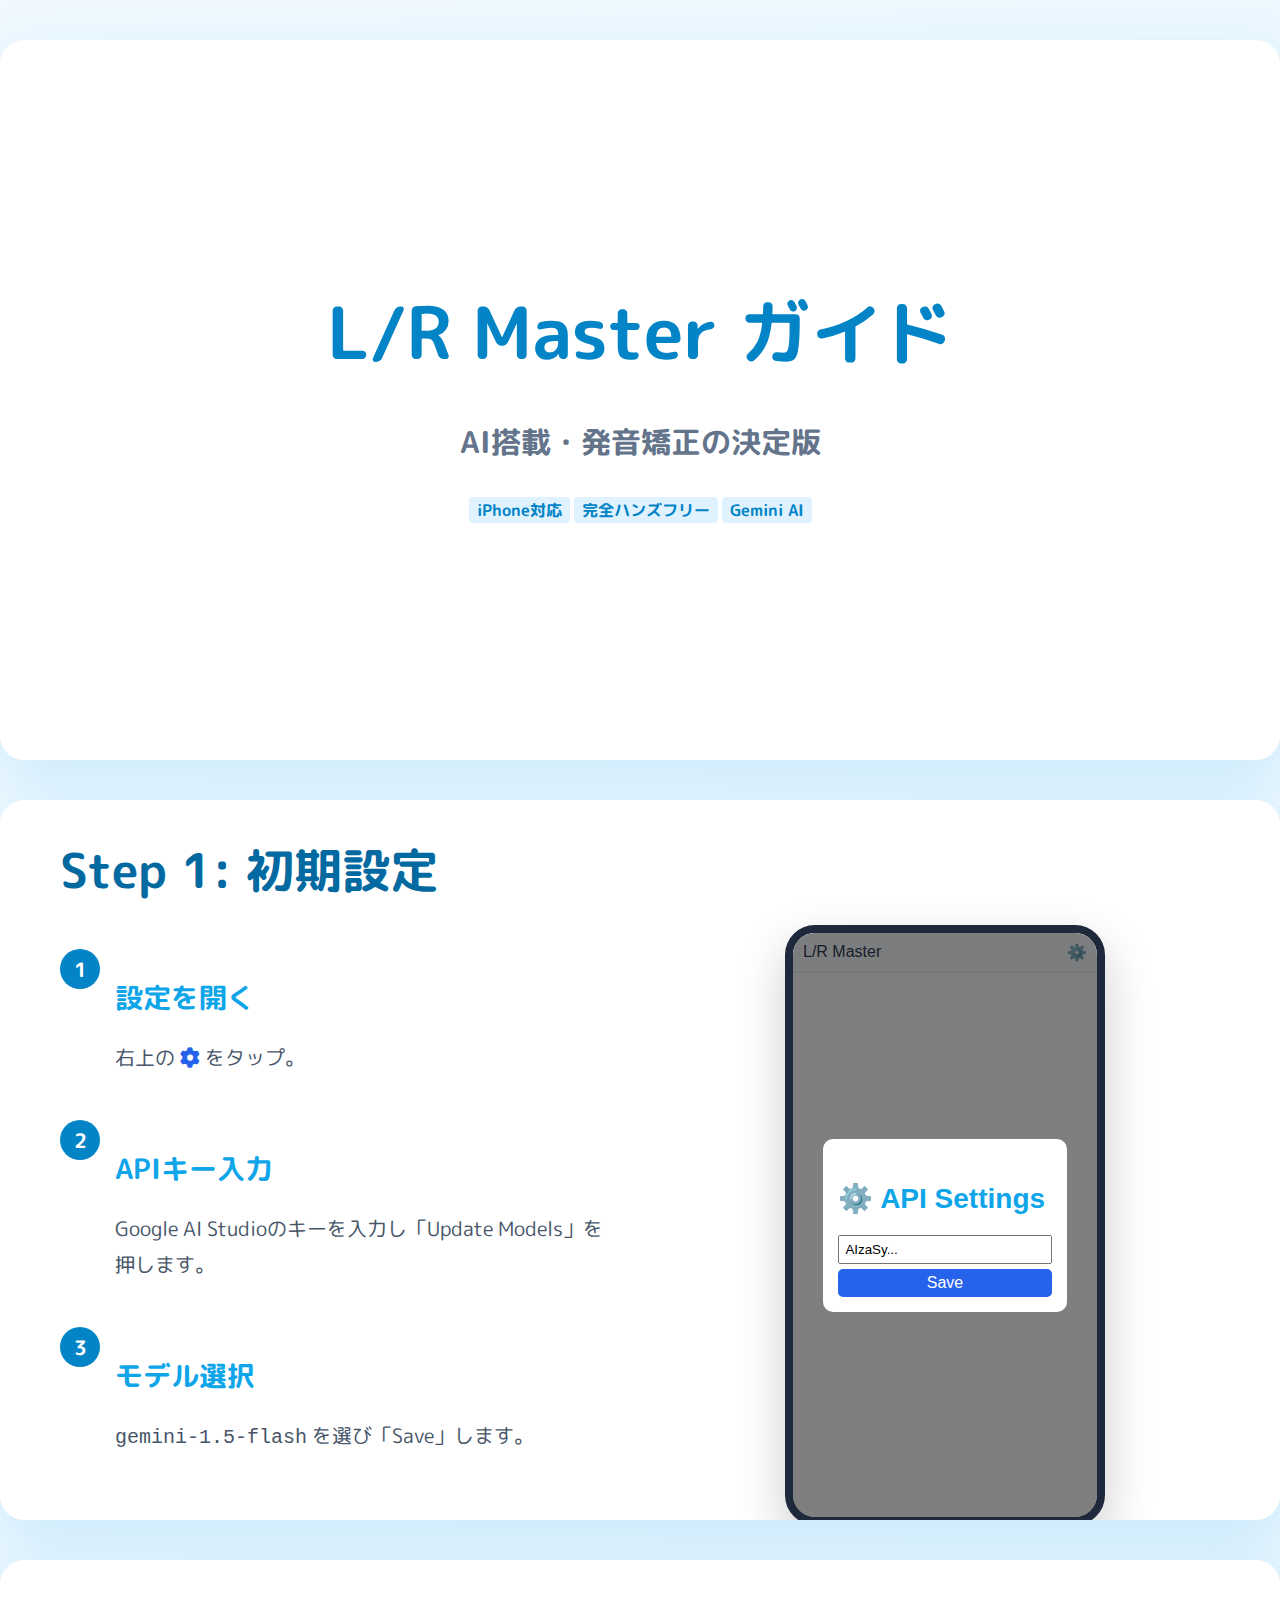
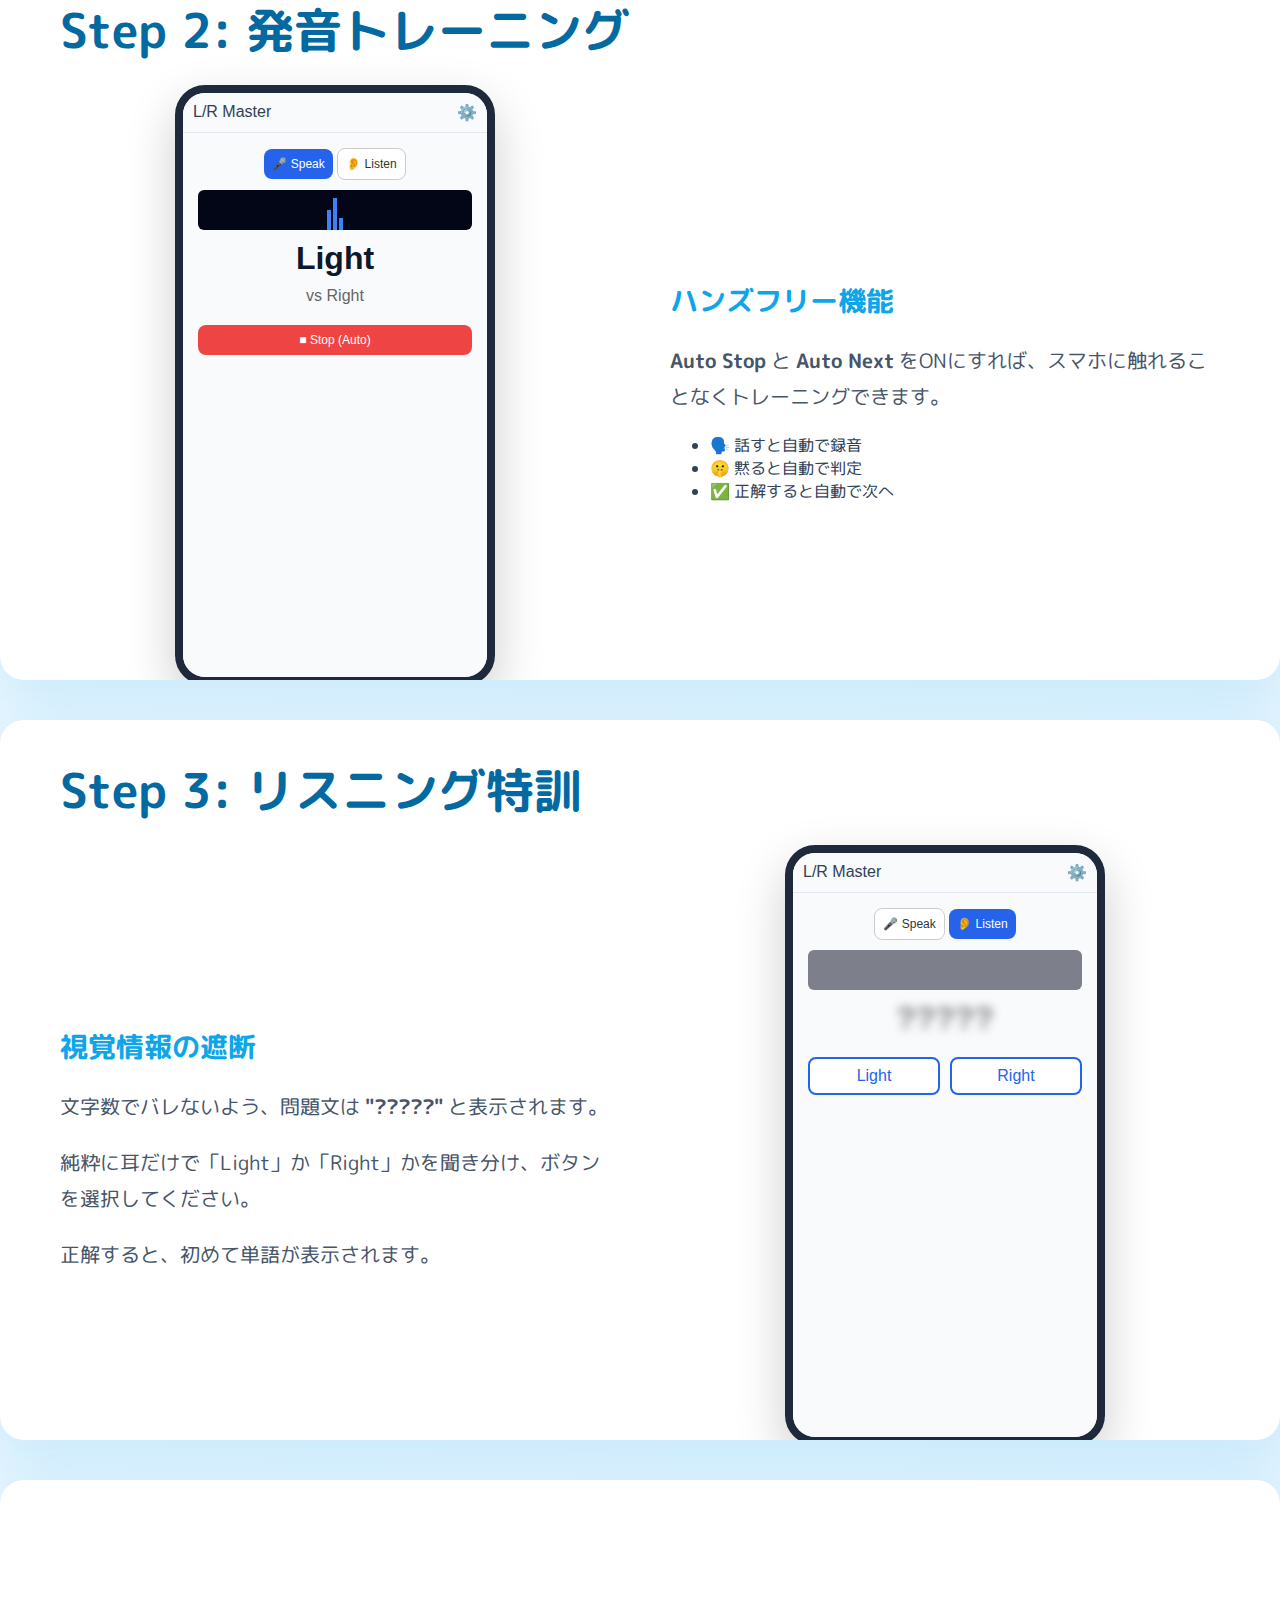
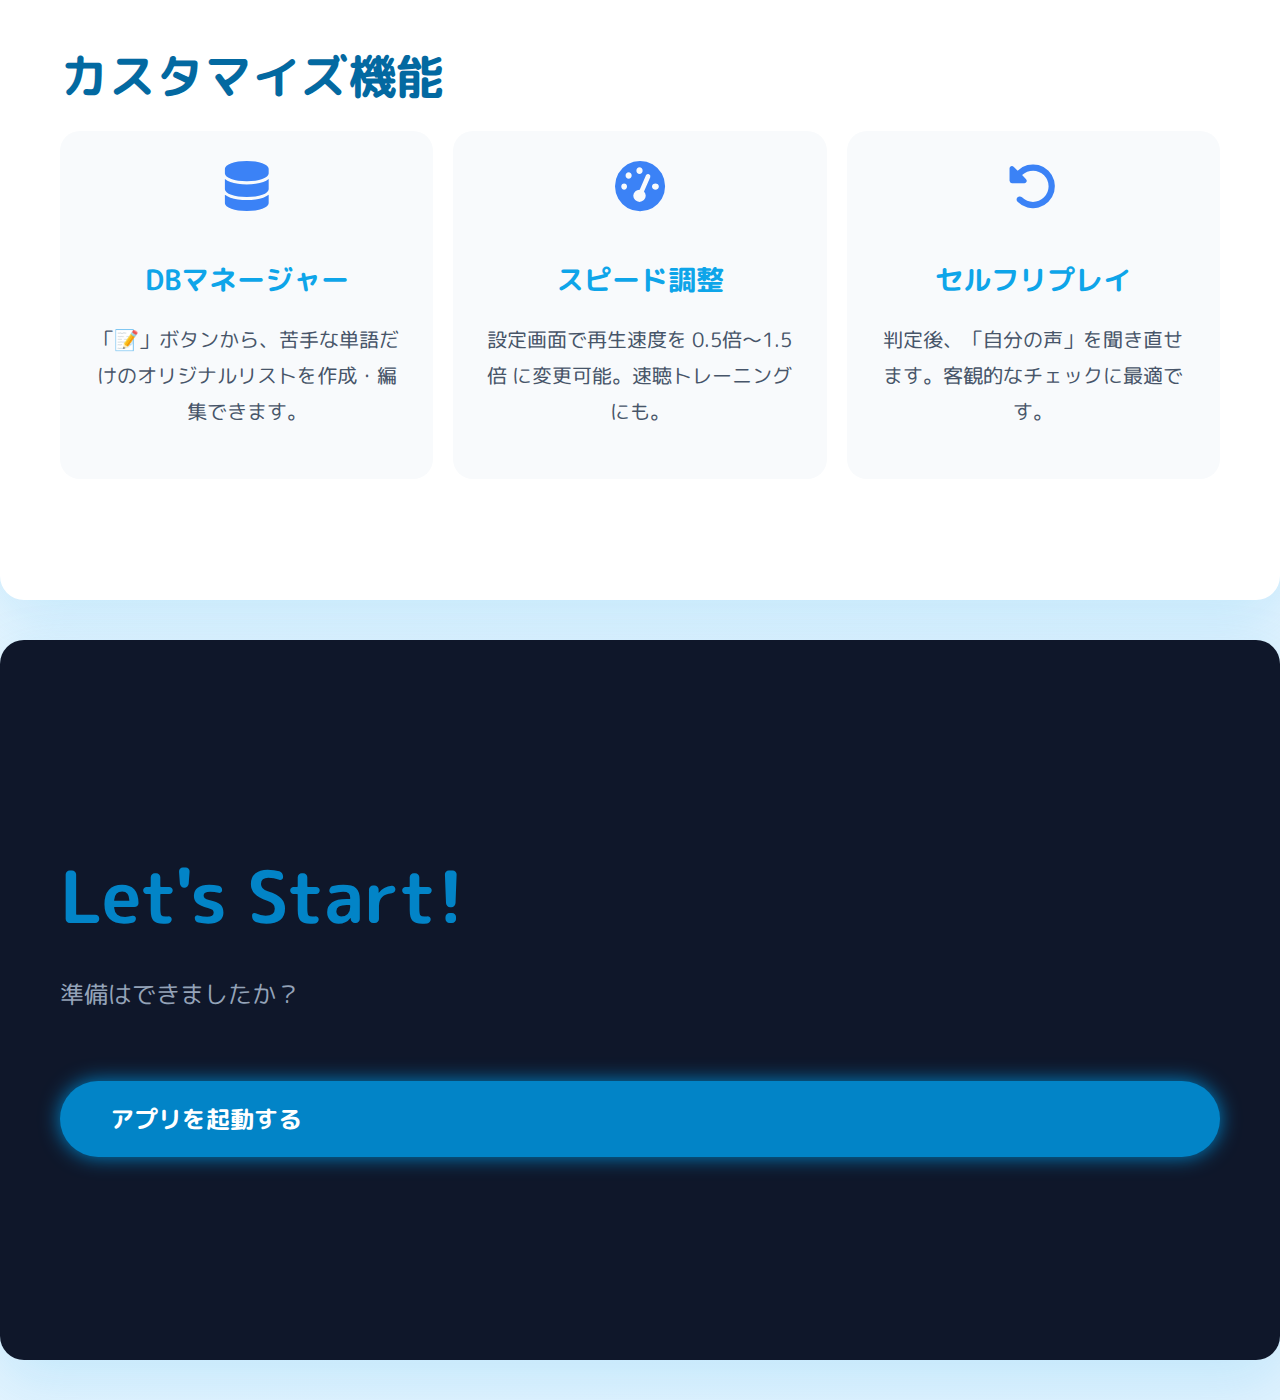
<file: guide.html>
<!DOCTYPE html>
<html lang="ja">
<head>
    <meta charset="UTF-8">
    <meta name="viewport" content="width=device-width, initial-scale=1.0">
    <title>L/R Master ガイド</title>
    <link href="https://fonts.googleapis.com/css2?family=M+PLUS+Rounded+1c:wght@400;700&display=swap" rel="stylesheet">
    <link rel="stylesheet" href="https://cdnjs.cloudflare.com/ajax/libs/font-awesome/6.5.1/css/all.min.css">
    <style>
        * { box-sizing: border-box; }
        body {
            background: linear-gradient(135deg, #f0f9ff 0%, #e0f2fe 100%);
            display: grid; gap: 40px; grid-template-columns: 1fr; margin: 0; padding: 40px 0; place-items: center;
            font-family: 'M PLUS Rounded 1c', sans-serif; color: #334155;
        }
        .slide-container {
            background-color: #ffffff; border-radius: 24px; box-shadow: 0 20px 60px rgba(14, 165, 233, 0.15);
            display: flex; flex-direction: column; width: 1280px; height: 720px;
            justify-content: center; overflow: hidden; padding: 60px; position: relative;
        }
        h1 { font-size: 72px; color: #0284c7; margin: 0; }
        h2 { font-size: 48px; color: #0369a1; margin-bottom: 20px; }
        h3 { font-size: 28px; color: #0ea5e9; margin-bottom: 15px; }
        p { font-size: 20px; line-height: 1.8; color: #475569; }
        .two-column { display: grid; grid-template-columns: 1fr 1fr; gap: 60px; width: 100%; align-items: center; }
        
        /* App Mockup CSS */
        .phone-mockup {
            width: 320px; height: 600px; background: #fff; border: 8px solid #1e293b; border-radius: 30px;
            box-shadow: 0 20px 50px rgba(0,0,0,0.2); overflow: hidden; position: relative; margin: 0 auto;
            font-family: -apple-system, sans-serif; display: flex; flex-direction: column;
        }
        .app-header { background: #f8fafc; padding: 10px; border-bottom: 1px solid #e2e8f0; display: flex; justify-content: space-between; }
        .app-body { padding: 15px; flex-grow: 1; background: #f8fafc; }
        .mock-btn { background: #2563eb; color: white; border: none; padding: 8px; border-radius: 8px; font-size: 12px; }
        .mock-vis { height: 40px; background: #020617; border-radius: 6px; margin: 10px 0; display: flex; align-items: flex-end; justify-content: center; gap:2px; }
        .mock-bar { width: 4px; background: #3b82f6; }
        .mock-word { font-size: 32px; font-weight: 800; color: #0f172a; text-align: center; margin: 10px 0; }
        
        .step-badge { background: #0284c7; color: white; width: 40px; height: 40px; border-radius: 50%; display: flex; align-items: center; justify-content: center; font-weight: bold; font-size: 20px; margin-right: 15px; flex-shrink: 0; }
        .instruction-item { display: flex; align-items: flex-start; margin-bottom: 25px; }
        
        .highlight { color: #0284c7; font-weight: bold; background: #e0f2fe; padding: 2px 8px; border-radius: 4px; }
    </style>
</head>
<body>

<!-- Slide 1: Intro -->
<div class="slide-container" style="background-image: url('http://googleusercontent.com/image_collection/image_retrieval/6928649152142942800'); background-size: cover;">
    <div style="background: rgba(255,255,255,0.9); padding: 60px; border-radius: 30px; text-align: center;">
        <h1>L/R Master ガイド</h1>
        <p style="font-size: 30px; font-weight: bold; color: #64748b;">AI搭載・発音矯正の決定版</p>
        <div style="margin-top: 30px;">
            <span class="highlight">iPhone対応</span>
            <span class="highlight">完全ハンズフリー</span>
            <span class="highlight">Gemini AI</span>
        </div>
    </div>
</div>

<!-- Slide 2: Setup -->
<div class="slide-container">
    <h2>Step 1: 初期設定</h2>
    <div class="two-column">
        <div>
            <div class="instruction-item">
                <div class="step-badge">1</div>
                <div>
                    <h3>設定を開く</h3>
                    <p>右上の <i class="fa-solid fa-gear" style="color:#2563eb;"></i> をタップ。</p>
                </div>
            </div>
            <div class="instruction-item">
                <div class="step-badge">2</div>
                <div>
                    <h3>APIキー入力</h3>
                    <p>Google AI Studioのキーを入力し「Update Models」を押します。</p>
                </div>
            </div>
            <div class="instruction-item">
                <div class="step-badge">3</div>
                <div>
                    <h3>モデル選択</h3>
                    <p><code>gemini-1.5-flash</code> を選び「Save」します。</p>
                </div>
            </div>
        </div>
        <div class="phone-mockup">
            <div class="app-header"><span>L/R Master</span><span>⚙️</span></div>
            <div style="position:absolute; top:0; left:0; width:100%; height:100%; background:rgba(0,0,0,0.5); display:flex; align-items:center; justify-content:center;">
                <div style="background:white; width:80%; padding:15px; border-radius:10px;">
                    <h3>⚙️ API Settings</h3>
                    <input type="text" value="AIzaSy..." style="width:100%; padding:5px; margin:5px 0;">
                    <div style="background:#2563eb; color:white; padding:5px; text-align:center; border-radius:5px;">Save</div>
                </div>
            </div>
        </div>
    </div>
</div>

<!-- Slide 3: Speaking -->
<div class="slide-container">
    <h2>Step 2: 発音トレーニング</h2>
    <div class="two-column">
        <div class="phone-mockup">
            <div class="app-header"><span>L/R Master</span><span>⚙️</span></div>
            <div class="app-body">
                <div style="text-align:center;">
                    <button class="mock-btn">🎤 Speak</button>
                    <button class="mock-btn" style="background:white; color:#333; border:1px solid #ccc;">👂 Listen</button>
                </div>
                <div class="mock-vis">
                    <div class="mock-bar" style="height:50%"></div><div class="mock-bar" style="height:80%"></div><div class="mock-bar" style="height:30%"></div>
                </div>
                <div class="mock-word">Light</div>
                <div style="text-align:center; color:#666;">vs Right</div>
                <button class="mock-btn" style="width:100%; margin-top:20px; background:#ef4444;">■ Stop (Auto)</button>
            </div>
        </div>
        <div>
            <h3>ハンズフリー機能</h3>
            <p><strong>Auto Stop</strong> と <strong>Auto Next</strong> をONにすれば、スマホに触れることなくトレーニングできます。</p>
            <ul>
                <li>🗣️ 話すと自動で録音</li>
                <li>🤫 黙ると自動で判定</li>
                <li>✅ 正解すると自動で次へ</li>
            </ul>
        </div>
    </div>
</div>

<!-- Slide 4: Listening -->
<div class="slide-container">
    <h2>Step 3: リスニング特訓</h2>
    <div class="two-column">
        <div>
            <h3>視覚情報の遮断</h3>
            <p>文字数でバレないよう、問題文は <strong>"?????"</strong> と表示されます。</p>
            <p>純粋に耳だけで「Light」か「Right」かを聞き分け、ボタンを選択してください。</p>
            <p>正解すると、初めて単語が表示されます。</p>
        </div>
        <div class="phone-mockup">
            <div class="app-header"><span>L/R Master</span><span>⚙️</span></div>
            <div class="app-body">
                <div style="text-align:center;">
                    <button class="mock-btn" style="background:white; color:#333; border:1px solid #ccc;">🎤 Speak</button>
                    <button class="mock-btn">👂 Listen</button>
                </div>
                <div class="mock-vis" style="opacity:0.5;"></div>
                <div class="mock-word" style="color:transparent; text-shadow:0 0 10px rgba(0,0,0,0.5);">?????</div>
                <div style="display:flex; gap:10px; margin-top:20px;">
                    <button class="mock-btn" style="flex:1; background:white; color:#2563eb; border:2px solid #2563eb; font-size:16px;">Light</button>
                    <button class="mock-btn" style="flex:1; background:white; color:#2563eb; border:2px solid #2563eb; font-size:16px;">Right</button>
                </div>
            </div>
        </div>
    </div>
</div>

<!-- Slide 5: DB & Customize -->
<div class="slide-container">
    <h2>カスタマイズ機能</h2>
    <div class="tiled-content" style="display:flex; gap:20px; width:100%;">
        <div class="tile" style="flex:1; background:#f8fafc; padding:30px; border-radius:20px; text-align:center;">
            <i class="fa-solid fa-database" style="font-size:50px; color:#3b82f6; margin-bottom:20px;"></i>
            <h3>DBマネージャー</h3>
            <p>「📝」ボタンから、苦手な単語だけのオリジナルリストを作成・編集できます。</p>
        </div>
        <div class="tile" style="flex:1; background:#f8fafc; padding:30px; border-radius:20px; text-align:center;">
            <i class="fa-solid fa-gauge-high" style="font-size:50px; color:#3b82f6; margin-bottom:20px;"></i>
            <h3>スピード調整</h3>
            <p>設定画面で再生速度を 0.5倍〜1.5倍 に変更可能。速聴トレーニングにも。</p>
        </div>
        <div class="tile" style="flex:1; background:#f8fafc; padding:30px; border-radius:20px; text-align:center;">
            <i class="fa-solid fa-rotate-left" style="font-size:50px; color:#3b82f6; margin-bottom:20px;"></i>
            <h3>セルフリプレイ</h3>
            <p>判定後、「自分の声」を聞き直せます。客観的なチェックに最適です。</p>
        </div>
    </div>
</div>

<!-- Slide 6: End -->
<div class="slide-container" style="background:#0f172a; color:white;">
    <h1>Let's Start!</h1>
    <p style="color:#94a3b8; font-size:24px;">準備はできましたか？</p>
    <a href="index.html" style="background:#0284c7; color:white; padding:20px 50px; text-decoration:none; border-radius:50px; font-weight:bold; font-size:24px; margin-top:40px; display:inline-block; box-shadow:0 0 20px #0284c7;">アプリを起動する</a>
</div>

</body>
</html>
</file>
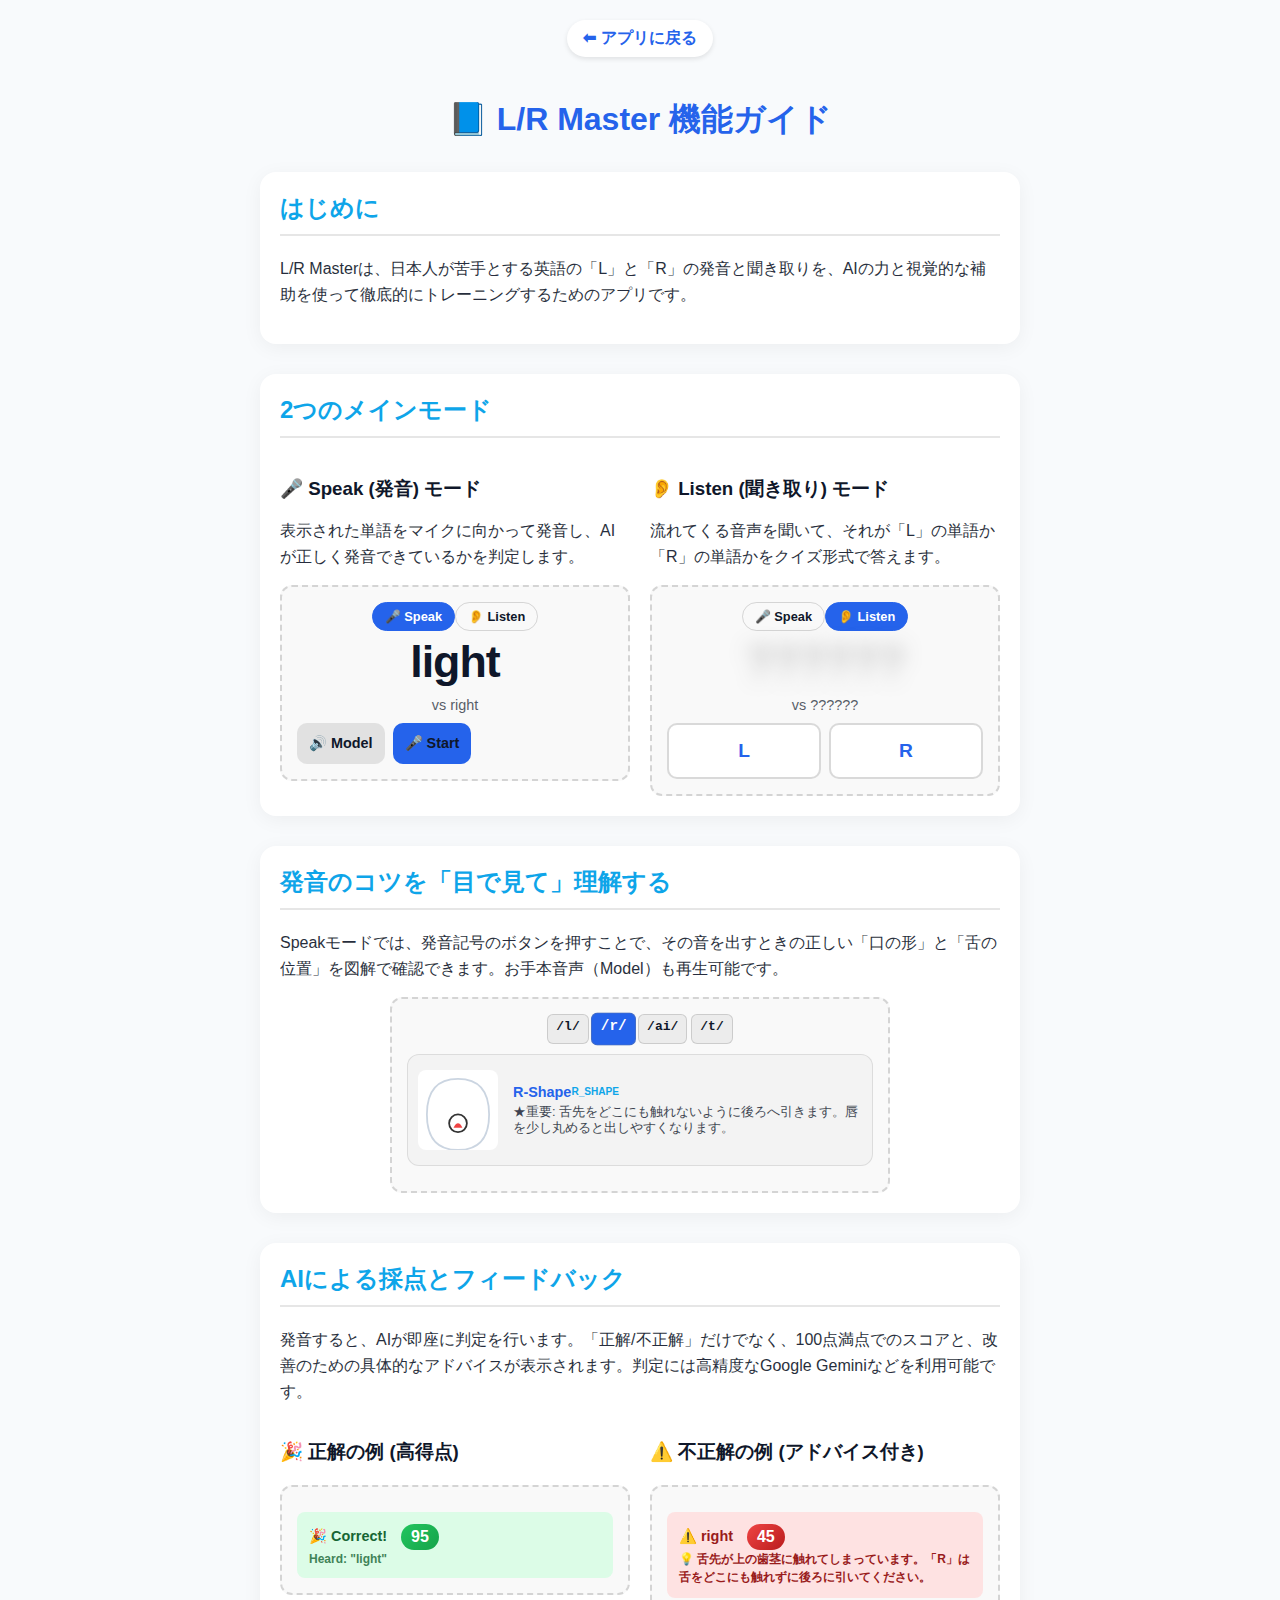
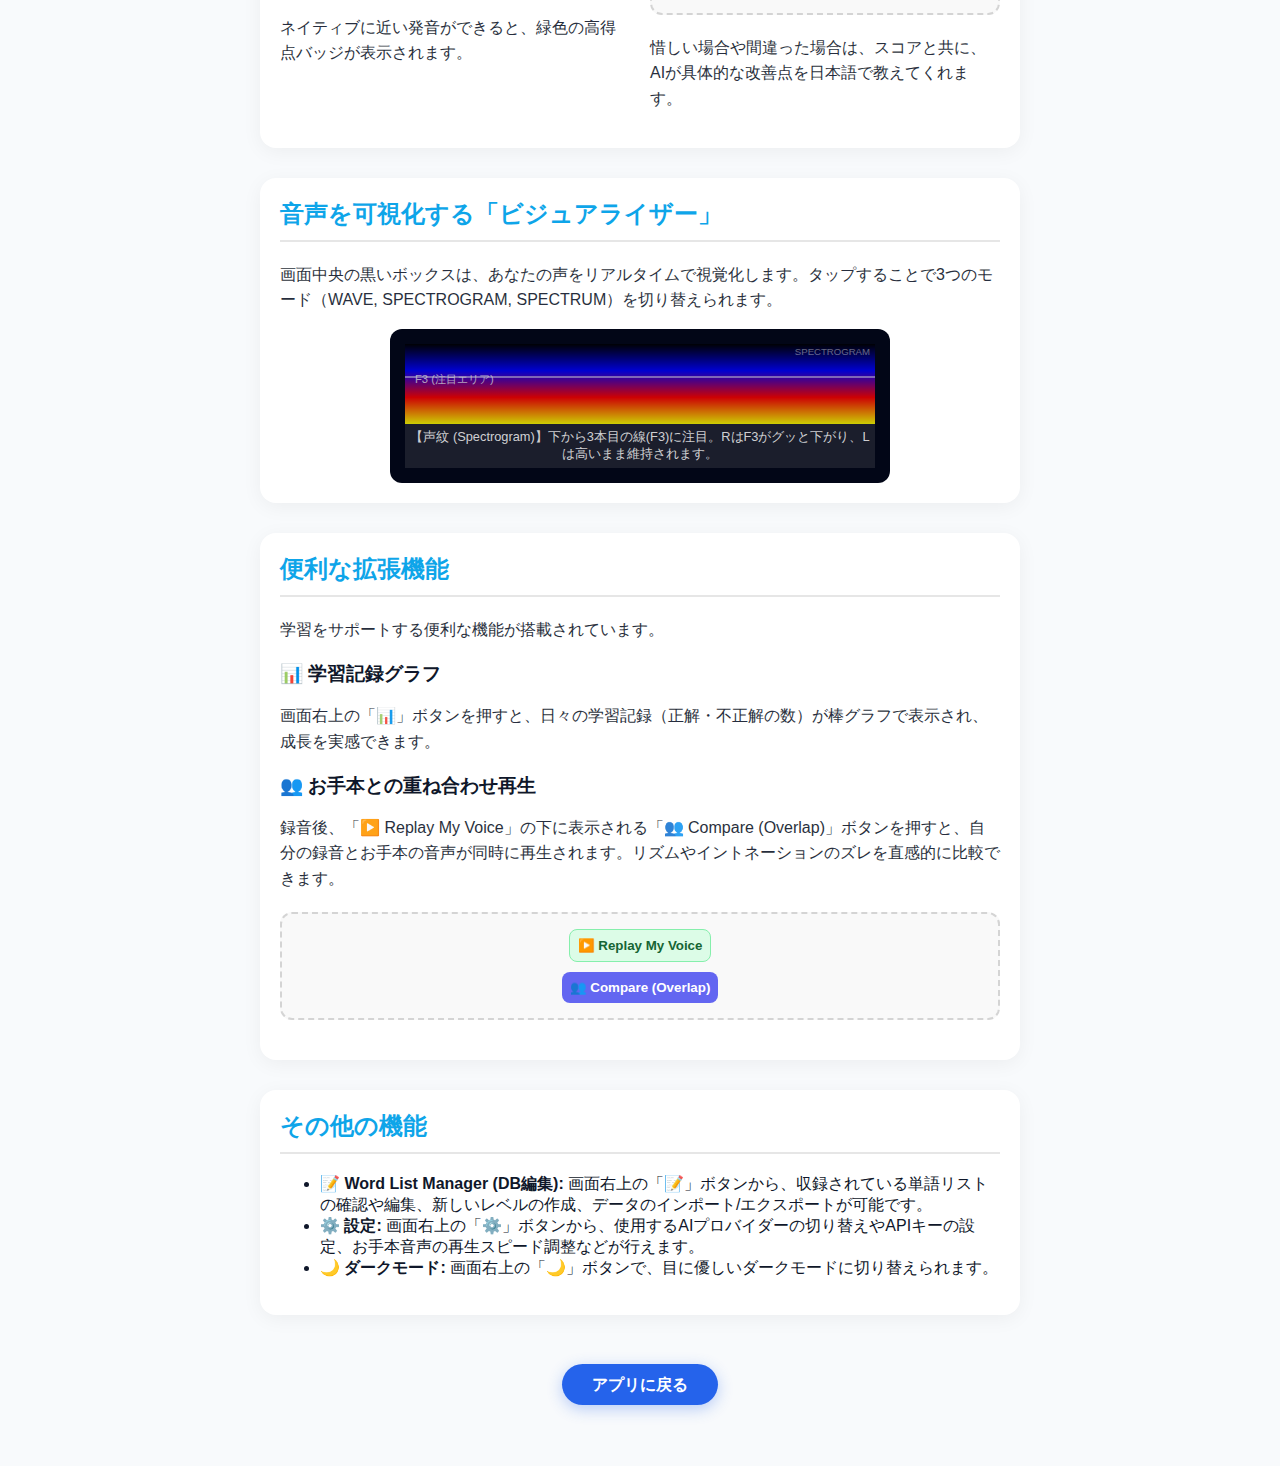
<file: help.html>
<!DOCTYPE html>
<html lang="ja">
<head>
    <meta charset="UTF-8">
    <meta name="viewport" content="width=device-width, initial-scale=1.0">
    <title>L/R Master 機能ガイド</title>
    <link rel="stylesheet" href="style.css">
    <style>
        /* ヘルプページ専用の追加スタイル */
        body {
            /* アプリ本体より少し幅広で見やすく */
            max-width: 800px;
            margin: 0 auto;
            padding: 20px;
            background: var(--bg);
            color: var(--text);
        }
        h1.guide-title {
            text-align: center;
            color: var(--primary);
            margin-bottom: 30px;
        }
        section {
            background: var(--card);
            padding: 20px;
            border-radius: 16px;
            box-shadow: 0 4px 20px rgba(0,0,0,0.05);
            margin-bottom: 30px;
        }
        h2 {
            color: var(--accent);
            border-bottom: 2px solid rgba(128,128,128,0.2);
            padding-bottom: 10px;
            margin-top: 0;
        }
        h3 {
            color: var(--text);
            margin-bottom: 10px;
        }
        p {
            line-height: 1.6;
            opacity: 0.9;
        }
        .screen-mockup {
            border: 2px dashed rgba(128,128,128,0.3);
            padding: 15px;
            border-radius: 12px;
            background: rgba(128,128,128,0.05);
            margin: 20px 0;
        }
        .feature-grid {
            display: grid;
            grid-template-columns: 1fr 1fr;
            gap: 20px;
        }
        @media (max-width: 600px) {
            .feature-grid { grid-template-columns: 1fr; }
        }
        /* スコアバッジのスタイル (feature_scoring.jsより抽出) */
        .score-badge {
            display: inline-block;
            background: #0f172a;
            color: #fff;
            font-size: 1rem;
            font-weight: 800;
            padding: 4px 10px;
            border-radius: 50px;
            margin-left: 10px;
            vertical-align: middle;
        }
        .score-high { background: linear-gradient(135deg, #22c55e, #16a34a); }
        .score-mid { background: linear-gradient(135deg, #f59e0b, #d97706); }
        .score-low { background: linear-gradient(135deg, #ef4444, #b91c1c); }
    </style>
</head>
<body>

<div style="margin-bottom: 20px;">
    <a href="index.html" style="
        display: inline-flex;
        align-items: center;
        text-decoration: none;
        color: var(--primary);
        font-weight: bold;
        background: var(--card);
        padding: 8px 16px;
        border-radius: 50px;
        box-shadow: 0 2px 5px rgba(0,0,0,0.1);
    ">
        ⬅ アプリに戻る
    </a>
</div>

<h1 class="guide-title">📘 L/R Master 機能ガイド</h1>

<section>
    <h2>はじめに</h2>
    <p>L/R Masterは、日本人が苦手とする英語の「L」と「R」の発音と聞き取りを、AIの力と視覚的な補助を使って徹底的にトレーニングするためのアプリです。</p>
</section>

<section>
    <h2>2つのメインモード</h2>
    <div class="feature-grid">
        <div>
            <h3>🎤 Speak (発音) モード</h3>
            <p>表示された単語をマイクに向かって発音し、AIが正しく発音できているかを判定します。</p>
            <div class="screen-mockup container" style="box-shadow:none; margin:0; width:auto;">
                <div class="mode-toggle"><button class="active">🎤 Speak</button><button>👂 Listen</button></div>
                <div class="word-display">light</div>
                <div class="sub-text">vs right</div>
                <div class="controls">
                    <button class="action-btn btn-model">🔊 Model</button>
                    <button class="action-btn btn-main">🎤 Start</button>
                </div>
            </div>
        </div>
        <div>
            <h3>👂 Listen (聞き取り) モード</h3>
            <p>流れてくる音声を聞いて、それが「L」の単語か「R」の単語かをクイズ形式で答えます。</p>
            <div class="screen-mockup container" style="box-shadow:none; margin:0; width:auto;">
                <div class="mode-toggle"><button>🎤 Speak</button><button class="active">👂 Listen</button></div>
                <div class="word-display blur">??????</div>
                <div class="sub-text">vs ??????</div>
                <div class="controls" style="grid-template-columns: 1fr 1fr;">
                    <button class="choice-btn">L</button>
                    <button class="choice-btn">R</button>
                </div>
            </div>
        </div>
    </div>
</section>

<section>
    <h2>発音のコツを「目で見て」理解する</h2>
    <p>Speakモードでは、発音記号のボタンを押すことで、その音を出すときの正しい「口の形」と「舌の位置」を図解で確認できます。お手本音声（Model）も再生可能です。</p>
    <div class="screen-mockup container" style="box-shadow:none; margin:0 auto; max-width: 500px;">
        <div class="phoneme-container">
            <div class="phoneme-btn">/l/</div>
            <div class="phoneme-btn active">/r/</div>
            <div class="phoneme-btn">/ai/</div>
            <div class="phoneme-btn">/t/</div>
        </div>
        <div class="diagram-box" style="display:flex;">
            <div class="mouth-diagram">
                <svg viewBox="0 0 90 90" xmlns="http://www.w3.org/2000/svg">
                    <path fill="none" stroke="#cbd5e1" stroke-width="2" d="M10,50 Q10,10 45,10 Q80,10 80,50 Q80,90 45,90 Q10,90 10,50" />
                    <circle cx="45" cy="60" r="10" fill="none" stroke="#333" stroke-width="2"/>
                    <path d="M40,65 Q45,55 50,65" fill="#ef4444"/>
                </svg>
            </div>
            <div class="diagram-text">
                <h4>R-Shape <span style="font-size:0.7em; color:var(--accent);">R_SHAPE</span></h4>
                <p>★重要: 舌先をどこにも触れないように後ろへ引きます。唇を少し丸めると出しやすくなります。</p>
            </div>
        </div>
    </div>
</section>

<section>
    <h2>AIによる採点とフィードバック</h2>
    <p>発音すると、AIが即座に判定を行います。「正解/不正解」だけでなく、100点満点でのスコアと、改善のための具体的なアドバイスが表示されます。判定には高精度なGoogle Geminiなどを利用可能です。</p>
    <div class="feature-grid">
        <div>
            <h3>🎉 正解の例 (高得点)</h3>
            <div class="screen-mockup">
                <div class="feedback correct" style="background:#dcfce7; color:#166534;">
                    🎉 Correct! <span class="score-badge score-high">95</span><br>
                    <small style="opacity:0.8;">Heard: "light"</small>
                </div>
            </div>
            <p>ネイティブに近い発音ができると、緑色の高得点バッジが表示されます。</p>
        </div>
        <div>
            <h3>⚠️ 不正解の例 (アドバイス付き)</h3>
            <div class="screen-mockup">
                <div class="feedback incorrect" style="background:#fee2e2; color:#991b1b;">
                    ⚠️ right <span class="score-badge score-low">45</span><br>
                    <small style="font-weight:bold;">💡 舌先が上の歯茎に触れてしまっています。「R」は舌をどこにも触れずに後ろに引いてください。</small>
                </div>
            </div>
            <p>惜しい場合や間違った場合は、スコアと共に、AIが具体的な改善点を日本語で教えてくれます。</p>
        </div>
    </div>
</section>

<section>
    <h2>音声を可視化する「ビジュアライザー」</h2>
    <p>画面中央の黒いボックスは、あなたの声をリアルタイムで視覚化します。タップすることで3つのモード（WAVE, SPECTROGRAM, SPECTRUM）を切り替えられます。</p>
    <div class="screen-mockup container" style="box-shadow:none; margin:0 auto; max-width: 500px; background:#020617; color:white; border:none;">
        <div style="height:80px; position:relative; background: linear-gradient(to bottom, #000, #00f, #f00, #ff0); opacity:0.8;">
            <div style="position:absolute; top:2px; right:5px; font-size:0.6rem; color:rgba(255,255,255,0.5);">SPECTROGRAM</div>
            <div style="position:absolute; top:40%; left:0; width:100%; height:2px; background:rgba(255,255,255,0.5);"></div>
            <div style="position:absolute; top:35%; left:10px; font-size:0.7rem; color:rgba(255,255,255,0.8);">F3 (注目エリア)</div>
        </div>
        <div style="font-size: 0.8rem; color: rgba(255,255,255,0.8); padding: 5px; background: rgba(128,128,128,0.2);">
            【声紋 (Spectrogram)】下から3本目の線(F3)に注目。RはF3がグッと下がり、Lは高いまま維持されます。
        </div>
    </div>
</section>

<section>
    <h2>便利な拡張機能</h2>
    <p>学習をサポートする便利な機能が搭載されています。</p>
    
    <h3>📊 学習記録グラフ</h3>
    <p>画面右上の「📊」ボタンを押すと、日々の学習記録（正解・不正解の数）が棒グラフで表示され、成長を実感できます。</p>

    <h3>👥 お手本との重ね合わせ再生</h3>
    <p>録音後、「▶️ Replay My Voice」の下に表示される「👥 Compare (Overlap)」ボタンを押すと、自分の録音とお手本の音声が同時に再生されます。リズムやイントネーションのズレを直感的に比較できます。</p>
    <div class="screen-mockup" style="text-align:center;">
        <button style="background: #dcfce7; color: #166534; border: 1px solid #86efac; padding: 8px; border-radius: 8px; font-weight:bold;">▶️ Replay My Voice</button><br>
        <button style="margin-top: 10px; background: #6366f1; color: white; border: none; padding: 8px; border-radius: 8px; font-weight:bold;">👥 Compare (Overlap)</button>
    </div>
</section>

<section>
    <h2>その他の機能</h2>
    <ul>
        <li><strong>📝 Word List Manager (DB編集):</strong> 画面右上の「📝」ボタンから、収録されている単語リストの確認や編集、新しいレベルの作成、データのインポート/エクスポートが可能です。</li>
        <li><strong>⚙️ 設定:</strong> 画面右上の「⚙️」ボタンから、使用するAIプロバイダーの切り替えやAPIキーの設定、お手本音声の再生スピード調整などが行えます。</li>
        <li><strong>🌙 ダークモード:</strong> 画面右上の「🌙」ボタンで、目に優しいダークモードに切り替えられます。</li>
    </ul>
</section>

<div style="text-align:center; margin-top:30px; margin-bottom:50px;">
    <a href="index.html" style="background:var(--primary); color:white; padding:12px 30px; text-decoration:none; border-radius:50px; font-weight:bold; box-shadow: 0 4px 15px rgba(37, 99, 235, 0.3);">アプリに戻る</a>
</div>

</body>
</html>
</file>
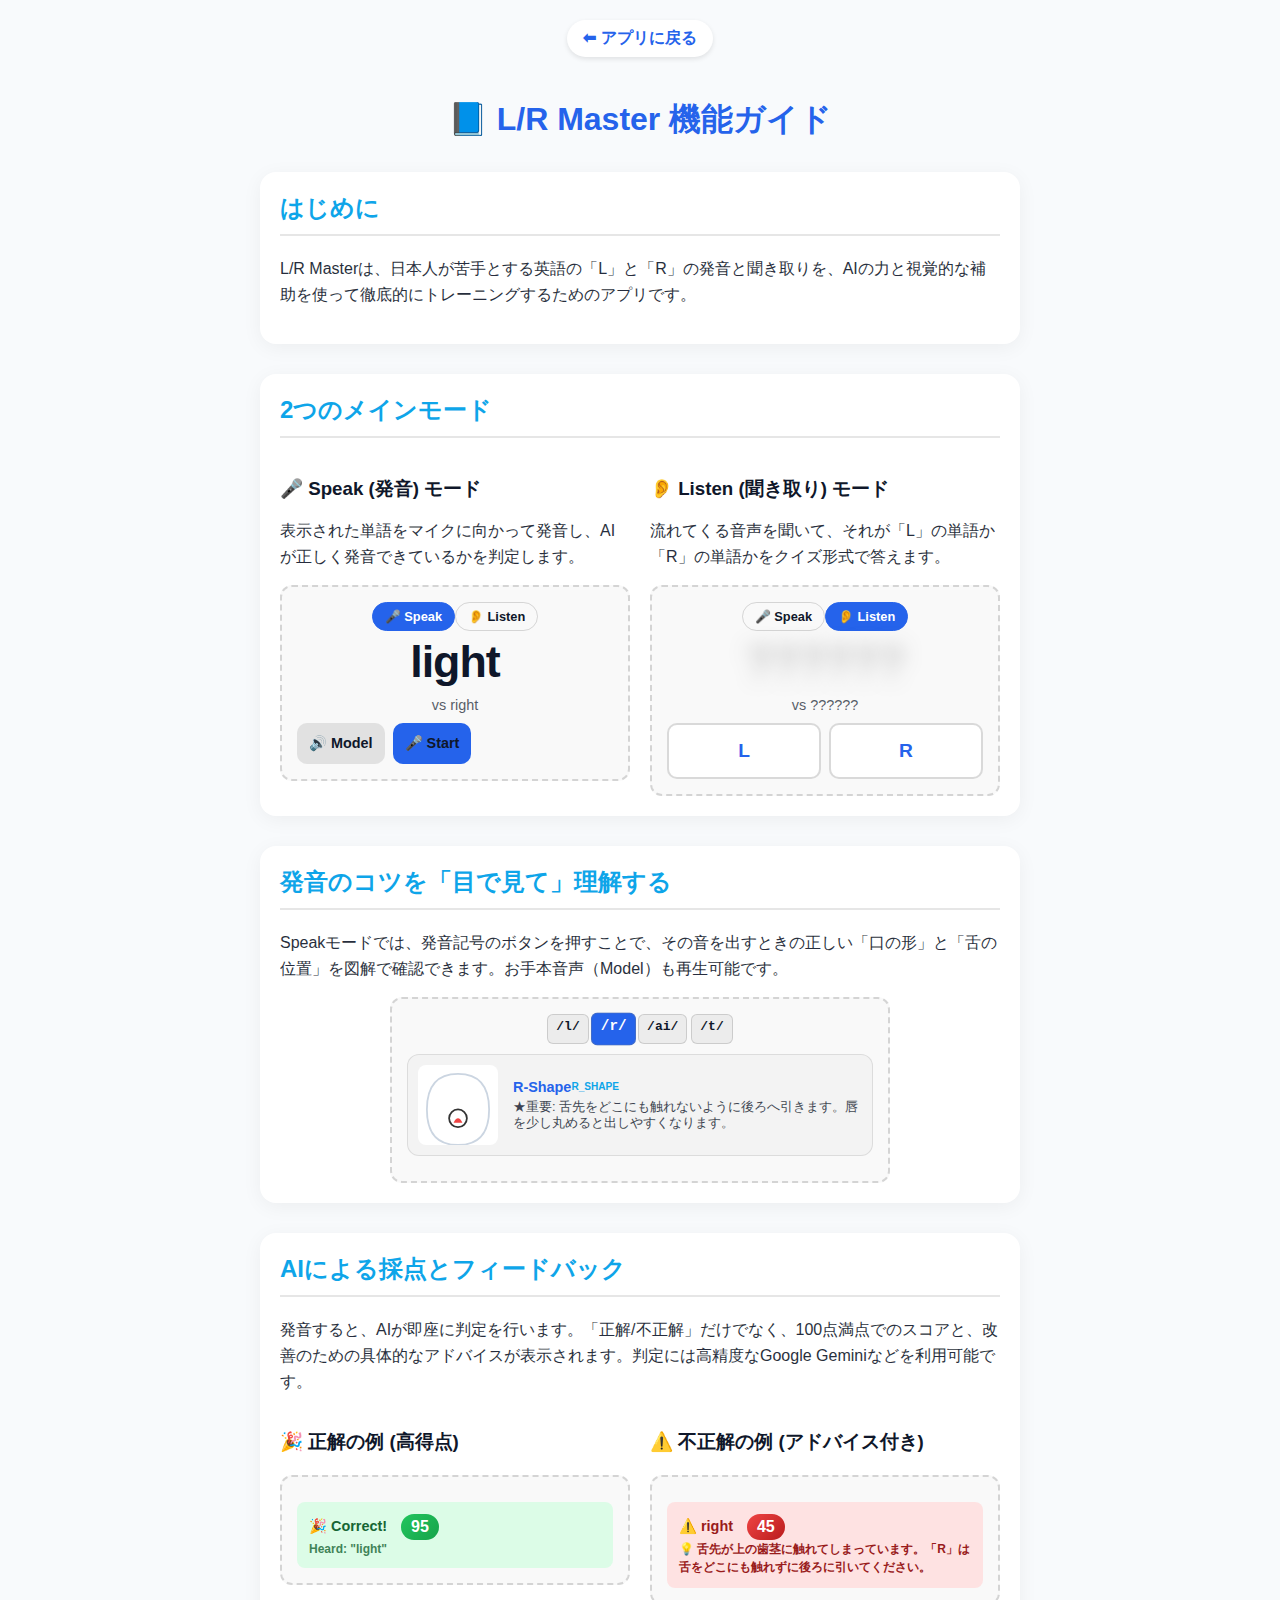
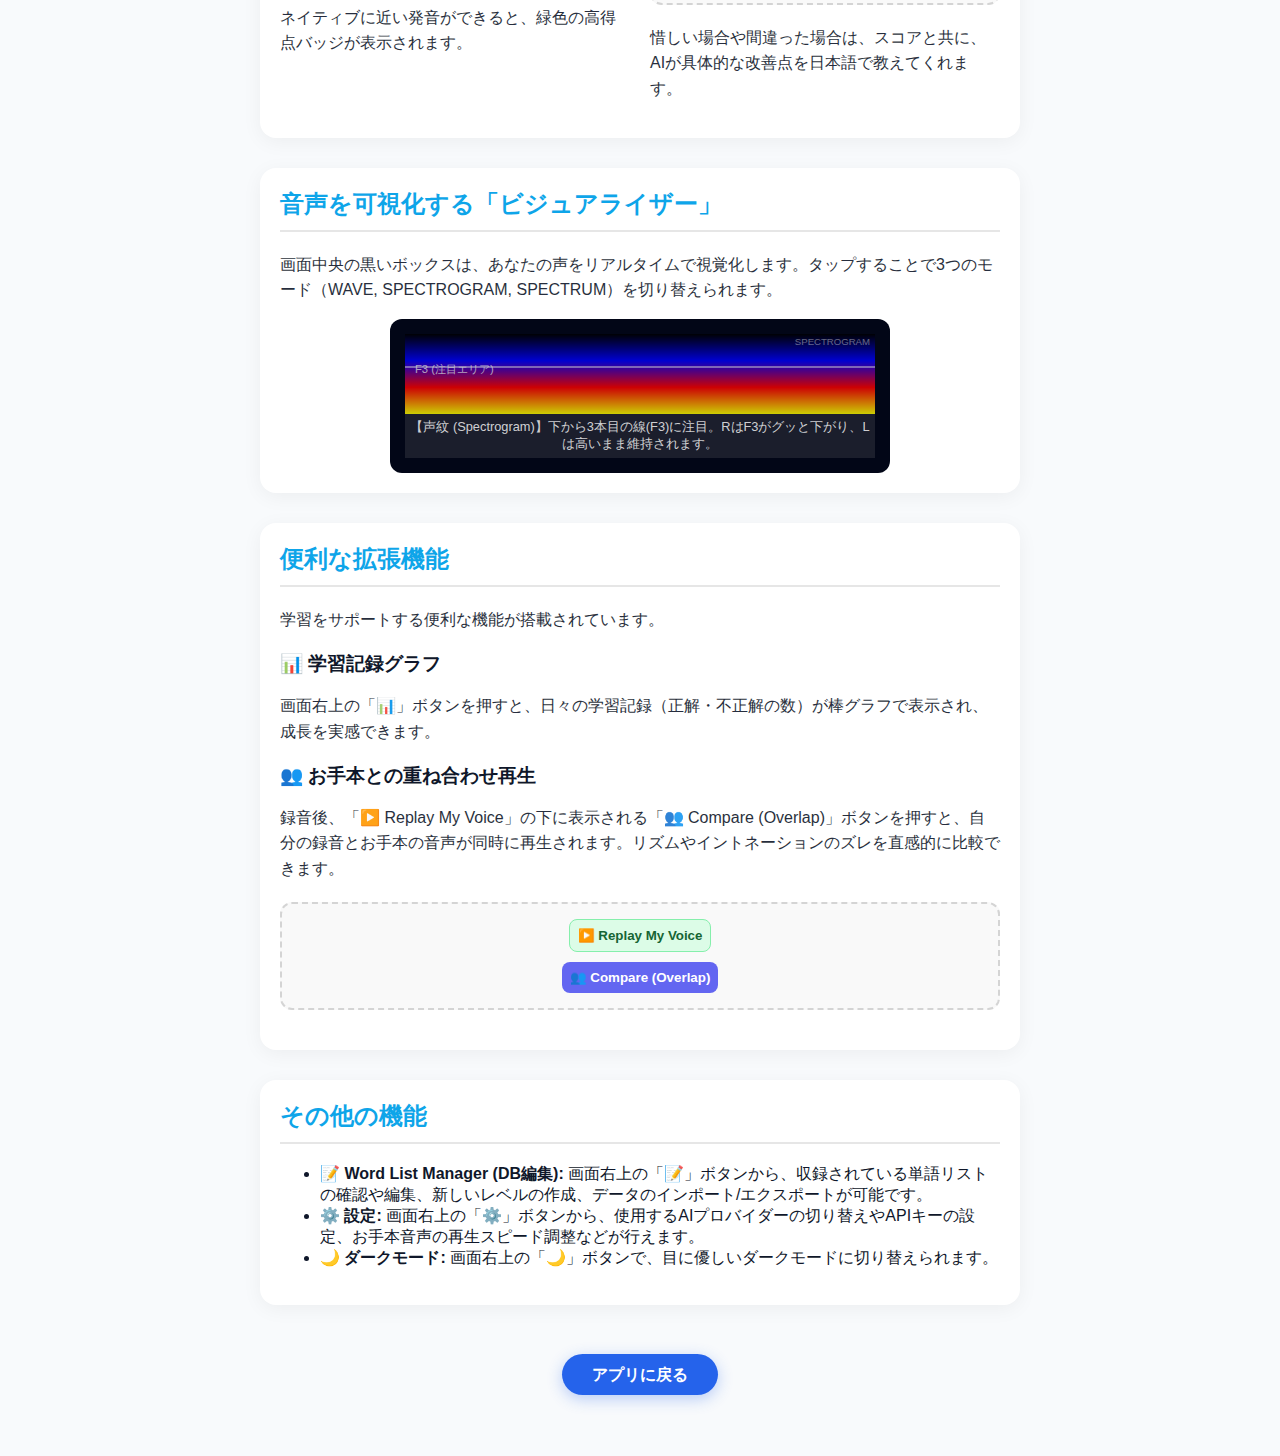
<file: allold/help.html>
<!DOCTYPE html>
<html lang="ja">
<head>
    <meta charset="UTF-8">
    <meta name="viewport" content="width=device-width, initial-scale=1.0">
    <title>L/R Master 機能ガイド</title>
    <link rel="stylesheet" href="style.css">
    <style>
        /* ヘルプページ専用の追加スタイル */
        body {
            /* アプリ本体より少し幅広で見やすく */
            max-width: 800px;
            margin: 0 auto;
            padding: 20px;
            background: var(--bg);
            color: var(--text);
        }
        h1.guide-title {
            text-align: center;
            color: var(--primary);
            margin-bottom: 30px;
        }
        section {
            background: var(--card);
            padding: 20px;
            border-radius: 16px;
            box-shadow: 0 4px 20px rgba(0,0,0,0.05);
            margin-bottom: 30px;
        }
        h2 {
            color: var(--accent);
            border-bottom: 2px solid rgba(128,128,128,0.2);
            padding-bottom: 10px;
            margin-top: 0;
        }
        h3 {
            color: var(--text);
            margin-bottom: 10px;
        }
        p {
            line-height: 1.6;
            opacity: 0.9;
        }
        .screen-mockup {
            border: 2px dashed rgba(128,128,128,0.3);
            padding: 15px;
            border-radius: 12px;
            background: rgba(128,128,128,0.05);
            margin: 20px 0;
        }
        .feature-grid {
            display: grid;
            grid-template-columns: 1fr 1fr;
            gap: 20px;
        }
        @media (max-width: 600px) {
            .feature-grid { grid-template-columns: 1fr; }
        }
        /* スコアバッジのスタイル (8_scoring.jsより抽出) */
        .score-badge {
            display: inline-block;
            background: #0f172a;
            color: #fff;
            font-size: 1rem;
            font-weight: 800;
            padding: 4px 10px;
            border-radius: 50px;
            margin-left: 10px;
            vertical-align: middle;
        }
        .score-high { background: linear-gradient(135deg, #22c55e, #16a34a); }
        .score-mid { background: linear-gradient(135deg, #f59e0b, #d97706); }
        .score-low { background: linear-gradient(135deg, #ef4444, #b91c1c); }
    </style>
</head>
<body>

<div style="margin-bottom: 20px;">
    <a href="index.html" style="
        display: inline-flex;
        align-items: center;
        text-decoration: none;
        color: var(--primary);
        font-weight: bold;
        background: var(--card);
        padding: 8px 16px;
        border-radius: 50px;
        box-shadow: 0 2px 5px rgba(0,0,0,0.1);
    ">
        ⬅ アプリに戻る
    </a>
</div>

<h1 class="guide-title">📘 L/R Master 機能ガイド</h1>

<section>
    <h2>はじめに</h2>
    <p>L/R Masterは、日本人が苦手とする英語の「L」と「R」の発音と聞き取りを、AIの力と視覚的な補助を使って徹底的にトレーニングするためのアプリです。</p>
</section>

<section>
    <h2>2つのメインモード</h2>
    <div class="feature-grid">
        <div>
            <h3>🎤 Speak (発音) モード</h3>
            <p>表示された単語をマイクに向かって発音し、AIが正しく発音できているかを判定します。</p>
            <div class="screen-mockup container" style="box-shadow:none; margin:0; width:auto;">
                <div class="mode-toggle"><button class="active">🎤 Speak</button><button>👂 Listen</button></div>
                <div class="word-display">light</div>
                <div class="sub-text">vs right</div>
                <div class="controls">
                    <button class="action-btn btn-model">🔊 Model</button>
                    <button class="action-btn btn-main">🎤 Start</button>
                </div>
            </div>
        </div>
        <div>
            <h3>👂 Listen (聞き取り) モード</h3>
            <p>流れてくる音声を聞いて、それが「L」の単語か「R」の単語かをクイズ形式で答えます。</p>
            <div class="screen-mockup container" style="box-shadow:none; margin:0; width:auto;">
                <div class="mode-toggle"><button>🎤 Speak</button><button class="active">👂 Listen</button></div>
                <div class="word-display blur">??????</div>
                <div class="sub-text">vs ??????</div>
                <div class="controls" style="grid-template-columns: 1fr 1fr;">
                    <button class="choice-btn">L</button>
                    <button class="choice-btn">R</button>
                </div>
            </div>
        </div>
    </div>
</section>

<section>
    <h2>発音のコツを「目で見て」理解する</h2>
    <p>Speakモードでは、発音記号のボタンを押すことで、その音を出すときの正しい「口の形」と「舌の位置」を図解で確認できます。お手本音声（Model）も再生可能です。</p>
    <div class="screen-mockup container" style="box-shadow:none; margin:0 auto; max-width: 500px;">
        <div class="phoneme-container">
            <div class="phoneme-btn">/l/</div>
            <div class="phoneme-btn active">/r/</div>
            <div class="phoneme-btn">/ai/</div>
            <div class="phoneme-btn">/t/</div>
        </div>
        <div class="diagram-box" style="display:flex;">
            <div class="mouth-diagram">
                <svg viewBox="0 0 90 90" xmlns="http://www.w3.org/2000/svg">
                    <path fill="none" stroke="#cbd5e1" stroke-width="2" d="M10,50 Q10,10 45,10 Q80,10 80,50 Q80,90 45,90 Q10,90 10,50" />
                    <circle cx="45" cy="60" r="10" fill="none" stroke="#333" stroke-width="2"/>
                    <path d="M40,65 Q45,55 50,65" fill="#ef4444"/>
                </svg>
            </div>
            <div class="diagram-text">
                <h4>R-Shape <span style="font-size:0.7em; color:var(--accent);">R_SHAPE</span></h4>
                <p>★重要: 舌先をどこにも触れないように後ろへ引きます。唇を少し丸めると出しやすくなります。</p>
            </div>
        </div>
    </div>
</section>

<section>
    <h2>AIによる採点とフィードバック</h2>
    <p>発音すると、AIが即座に判定を行います。「正解/不正解」だけでなく、100点満点でのスコアと、改善のための具体的なアドバイスが表示されます。判定には高精度なGoogle Geminiなどを利用可能です。</p>
    <div class="feature-grid">
        <div>
            <h3>🎉 正解の例 (高得点)</h3>
            <div class="screen-mockup">
                <div class="feedback correct" style="background:#dcfce7; color:#166534;">
                    🎉 Correct! <span class="score-badge score-high">95</span><br>
                    <small style="opacity:0.8;">Heard: "light"</small>
                </div>
            </div>
            <p>ネイティブに近い発音ができると、緑色の高得点バッジが表示されます。</p>
        </div>
        <div>
            <h3>⚠️ 不正解の例 (アドバイス付き)</h3>
            <div class="screen-mockup">
                <div class="feedback incorrect" style="background:#fee2e2; color:#991b1b;">
                    ⚠️ right <span class="score-badge score-low">45</span><br>
                    <small style="font-weight:bold;">💡 舌先が上の歯茎に触れてしまっています。「R」は舌をどこにも触れずに後ろに引いてください。</small>
                </div>
            </div>
            <p>惜しい場合や間違った場合は、スコアと共に、AIが具体的な改善点を日本語で教えてくれます。</p>
        </div>
    </div>
</section>

<section>
    <h2>音声を可視化する「ビジュアライザー」</h2>
    <p>画面中央の黒いボックスは、あなたの声をリアルタイムで視覚化します。タップすることで3つのモード（WAVE, SPECTROGRAM, SPECTRUM）を切り替えられます。</p>
    <div class="screen-mockup container" style="box-shadow:none; margin:0 auto; max-width: 500px; background:#020617; color:white; border:none;">
        <div style="height:80px; position:relative; background: linear-gradient(to bottom, #000, #00f, #f00, #ff0); opacity:0.8;">
            <div style="position:absolute; top:2px; right:5px; font-size:0.6rem; color:rgba(255,255,255,0.5);">SPECTROGRAM</div>
            <div style="position:absolute; top:40%; left:0; width:100%; height:2px; background:rgba(255,255,255,0.5);"></div>
            <div style="position:absolute; top:35%; left:10px; font-size:0.7rem; color:rgba(255,255,255,0.8);">F3 (注目エリア)</div>
        </div>
        <div style="font-size: 0.8rem; color: rgba(255,255,255,0.8); padding: 5px; background: rgba(128,128,128,0.2);">
            【声紋 (Spectrogram)】下から3本目の線(F3)に注目。RはF3がグッと下がり、Lは高いまま維持されます。
        </div>
    </div>
</section>

<section>
    <h2>便利な拡張機能</h2>
    <p>学習をサポートする便利な機能が搭載されています。</p>
    
    <h3>📊 学習記録グラフ</h3>
    <p>画面右上の「📊」ボタンを押すと、日々の学習記録（正解・不正解の数）が棒グラフで表示され、成長を実感できます。</p>

    <h3>👥 お手本との重ね合わせ再生</h3>
    <p>録音後、「▶️ Replay My Voice」の下に表示される「👥 Compare (Overlap)」ボタンを押すと、自分の録音とお手本の音声が同時に再生されます。リズムやイントネーションのズレを直感的に比較できます。</p>
    <div class="screen-mockup" style="text-align:center;">
        <button style="background: #dcfce7; color: #166534; border: 1px solid #86efac; padding: 8px; border-radius: 8px; font-weight:bold;">▶️ Replay My Voice</button><br>
        <button style="margin-top: 10px; background: #6366f1; color: white; border: none; padding: 8px; border-radius: 8px; font-weight:bold;">👥 Compare (Overlap)</button>
    </div>
</section>

<section>
    <h2>その他の機能</h2>
    <ul>
        <li><strong>📝 Word List Manager (DB編集):</strong> 画面右上の「📝」ボタンから、収録されている単語リストの確認や編集、新しいレベルの作成、データのインポート/エクスポートが可能です。</li>
        <li><strong>⚙️ 設定:</strong> 画面右上の「⚙️」ボタンから、使用するAIプロバイダーの切り替えやAPIキーの設定、お手本音声の再生スピード調整などが行えます。</li>
        <li><strong>🌙 ダークモード:</strong> 画面右上の「🌙」ボタンで、目に優しいダークモードに切り替えられます。</li>
    </ul>
</section>

<div style="text-align:center; margin-top:30px; margin-bottom:50px;">
    <a href="index.html" style="background:var(--primary); color:white; padding:12px 30px; text-decoration:none; border-radius:50px; font-weight:bold; box-shadow: 0 4px 15px rgba(37, 99, 235, 0.3);">アプリに戻る</a>
</div>

</body>
</html>
</file>
<file: style.css>
/* --- Base Variables & Reset --- */
:root { 
    --primary: #2563eb; 
    --accent: #0ea5e9; 
    --bg: #f8fafc; 
    --text: #0f172a; 
    --err: #ef4444; 
    --success: #22c55e; 
    --card: #ffffff; 
    --border: rgba(128,128,128,0.2);
}

body.dark-mode { 
    --primary: #3b82f6; 
    --bg: #0f172a; 
    --text: #f1f5f9; 
    --card: #1e293b; 
}

body { 
    font-family: -apple-system, BlinkMacSystemFont, sans-serif; 
    background: var(--bg); 
    color: var(--text); 
    /* iPhone Safe Area対応 */
    padding: 10px;
    padding-top: env(safe-area-inset-top, 10px);
    padding-bottom: env(safe-area-inset-bottom, 10px);
    display: flex; 
    flex-direction: column; 
    align-items: center; 
    margin: 0; 
    transition: 0.3s;
    min-height: 100dvh; /* Mobile Safariのアドレスバー対策 */
    box-sizing: border-box;
}

.container { 
    background: var(--card); 
    padding: 15px; 
    border-radius: 16px; 
    box-shadow: 0 4px 20px rgba(0,0,0,0.1); 
    width: 100%; 
    max-width: 600px; 
    text-align: center; 
    box-sizing: border-box; 
    position: relative; 
    z-index: 10; 
    margin-bottom: 20px; 
}

/* --- Animations --- */
@keyframes shake { 0%,100%{transform:translateX(0)} 25%{transform:translateX(-5px)} 75%{transform:translateX(5px)} }
@keyframes pop { 0%{transform:scale(1)} 50%{transform:scale(1.05)} 100%{transform:scale(1)} }
@keyframes pulse { 0% { opacity: 1; } 50% { opacity: 0.6; } 100% { opacity: 1; } }

.shake-anim { animation: shake 0.4s; border: 2px solid var(--err); }
.pop-anim { animation: pop 0.3s; border: 2px solid var(--success); }

/* --- Header & Navigation --- */
.header-bar { display: flex; justify-content: space-between; align-items: center; margin-bottom: 10px; }
.app-title { font-weight: 800; font-size: 1.2rem; color: var(--primary); margin: 0; }
.header-tools { display: flex; gap: 8px; }

.btn-icon { 
    background: rgba(128,128,128,0.1); border: none; border-radius: 8px; 
    padding: 8px; cursor: pointer; font-size: 1.1rem; color: var(--text); 
    display: inline-flex; align-items: center; justify-content: center; 
}
.btn-icon:hover { background: rgba(128,128,128,0.2); }

.sub-header { display: flex; flex-wrap: wrap; gap: 8px; justify-content: center; align-items: center; margin-bottom: 10px; }
.mode-toggle button { 
    padding: 6px 12px; border-radius: 16px; border: 1px solid rgba(128,128,128,0.3); 
    background: transparent; color: var(--text); font-weight: bold; font-size: 0.8rem; cursor: pointer; 
}
.mode-toggle button.active { background: var(--primary); color: white; border-color: var(--primary); }

select { 
    padding: 6px; border-radius: 8px; background: rgba(128,128,128,0.1); 
    color: var(--text); border: 1px solid rgba(128,128,128,0.3); font-size: 0.85rem; 
}

.flow-options { 
    display: flex; justify-content: center; gap: 15px; margin-bottom: 10px; 
    font-size: 0.8rem; font-weight: bold; background: rgba(128,128,128,0.1); 
    padding: 8px; border-radius: 8px; color: var(--text); 
}
.flow-options label { display: flex; align-items: center; gap: 5px; cursor: pointer; }

/* --- Visualizer --- */
.visualizer-box { 
    width: 100%; height: 80px; background: #020617; border-radius: 8px; 
    margin-bottom: 5px; overflow: hidden; position: relative; 
    border: 1px solid #334155; cursor: pointer; 
}
canvas { display: block; width: 100%; height: 100%; }
.vis-label { position: absolute; top: 2px; right: 5px; font-size: 0.6rem; color: rgba(255,255,255,0.5); pointer-events: none; }
.mic-level { font-size: 0.7rem; opacity: 0.7; text-align: right; margin-bottom: 10px; height: 1rem; }

/* --- Word Display --- */
.word-display { 
    font-size: 2.8rem; font-weight: 800; margin: 5px 0; letter-spacing: -1px; 
    transition: 0.2s; min-height: 3.5rem; 
}
.word-display.blur { 
    color: transparent; text-shadow: 0 0 18px rgba(128,128,128,0.8); 
    user-select: none; opacity: 0.5; 
}
.sub-text { font-size: 0.9rem; opacity: 0.7; margin-bottom: 10px; }

/* --- Speaking Tools --- */
.phoneme-container { display: flex; justify-content: center; gap: 4px; flex-wrap: wrap; margin-bottom: 10px; min-height: 30px; }
.phoneme-btn { 
    background: rgba(128,128,128,0.1); border: 1px solid rgba(128,128,128,0.3); 
    border-radius: 6px; padding: 4px 8px; font-family: monospace; 
    font-weight: bold; cursor: pointer; color: var(--text); 
}
.phoneme-btn.active { background: var(--primary); color: white; transform: scale(1.1); }

.diagram-box { 
    background: rgba(128,128,128,0.05); border: 1px solid rgba(128,128,128,0.2); 
    border-radius: 12px; padding: 10px; margin-bottom: 10px; 
    display: flex; align-items: center; gap: 15px; text-align: left; min-height: 90px; 
}
.mouth-diagram { width: 80px; height: 80px; flex-shrink: 0; background: white; border-radius: 8px; }
.diagram-text h4 { margin: 0 0 4px 0; font-size: 0.9rem; color: var(--primary); display: flex; align-items: center; }
.diagram-text p { margin: 0; font-size: 0.8rem; opacity: 0.8; line-height: 1.3; }

/* --- Controls --- */
.controls { display: grid; grid-template-columns: 1fr 1fr 2fr; gap: 8px; margin-top: 10px; }

button.action-btn { 
    padding: 12px; border: none; border-radius: 10px; font-weight: bold; 
    font-size: 0.9rem; cursor: pointer; transition: 0.2s; white-space: nowrap; color: var(--text); 
}
.btn-model { background: rgba(128,128,128,0.2); }
.btn-skip { background: rgba(128,128,128,0.1); border: 1px solid rgba(128,128,128,0.3); }

.btn-main { background: var(--primary); color: white; }
.btn-primary { background: var(--primary); color: white; border: none; padding: 8px 16px; border-radius: 6px; } /* Alias for modal */
.btn-danger { background: var(--err); color: white; border: none; padding: 4px 8px; border-radius: 4px; }

.btn-main.processing { background: #fbbf24; color: #78350f; pointer-events: none; }
.btn-main.recording { background: var(--err); animation: pulse 1.5s infinite; color: white; }
.btn-next { background: #0f172a; color: white; display: none; }

.choice-btn { 
    background: var(--card); border: 2px solid rgba(128,128,128,0.3); font-size: 1.2rem; 
    padding: 15px; color: var(--primary); font-weight: bold; border-radius: 10px; cursor: pointer; 
}
.choice-btn.success { background: #dcfce7; border-color: #22c55e; color: #166534; }

.feedback { 
    margin-top: 10px; padding: 12px; border-radius: 8px; font-weight: bold; 
    background: rgba(128,128,128,0.1); min-height: 1.5rem; font-size: 0.9rem; 
}
.feedback.correct { background: #dcfce7; color: #166534; }
.feedback.incorrect { background: #fee2e2; color: #991b1b; }

#replay-user-btn { 
    display: none; margin-top: 10px; background: #dcfce7; color: #166534; 
    border: 1px solid #86efac; padding: 8px; border-radius: 8px; 
    font-size: 0.85rem; cursor: pointer; width: 100%; 
}

/* --- History --- */
.history-container { margin-top: 20px; width: 100%; border-top: 1px solid rgba(128,128,128,0.2); padding-top: 10px; text-align: left; }
.history-list { list-style: none; padding: 0; margin: 0; max-height: 120px; overflow-y: auto; font-size: 0.8rem; }
.history-item { padding: 5px; border-bottom: 1px solid rgba(128,128,128,0.1); display: flex; justify-content: space-between; }
.res-ok { color: var(--success); font-weight: bold; } 
.res-ng { color: var(--err); font-weight: bold; }

/* --- Overlays & Modals (General) --- */
#start-overlay { 
    position: fixed; top: 0; left: 0; width: 100%; height: 100%; 
    background: rgba(0,0,0,0.85); z-index: 999; display: flex; 
    flex-direction: column; justify-content: center; align-items: center; 
    color: white; backdrop-filter: blur(5px); 
}
.start-btn { 
    padding: 15px 40px; font-size: 1.2rem; background: var(--primary); 
    color: white; border: none; border-radius: 50px; cursor: pointer; 
    font-weight: bold; box-shadow: 0 0 15px var(--primary); 
}

/* 汎用モーダル (設定画面など) */
.modal, .modal-overlay { 
    display: none; position: fixed; top: 0; left: 0; width: 100%; height: 100%; 
    background: rgba(0,0,0,0.7); z-index: 2000; align-items: center; 
    justify-content: center; backdrop-filter: blur(2px); 
}
.modal-content { 
    background: var(--card); padding: 20px; border-radius: 12px; 
    width: 90%; max-width: 500px; display: flex; flex-direction: column; 
    max-height: 90vh; color: var(--text); box-shadow: 0 10px 25px rgba(0,0,0,0.3);
}
.modal-header { display: flex; justify-content: space-between; border-bottom: 1px solid rgba(128,128,128,0.2); padding-bottom: 10px; margin-bottom: 10px; }
.modal-header h3 { margin: 0; }
.btn-close { border: none; background: none; font-size: 1.5rem; color: var(--text); cursor: pointer; }

/* --- Word List Manager Specific Layout (追加分) --- */
/* モーダル内で2カラムレイアウトを実現するためのスタイル */
.modal-content.db-manager-layout {
    max-width: 900px;
    height: 80vh;
    padding: 0; /* 内部レイアウトのためにパディングをリセット */
    overflow: hidden;
}

.modal-body {
    display: flex;
    flex: 1;
    overflow: hidden;
    height: 100%;
}

/* 左サイドバー (レベル一覧) */
.sidebar {
    width: 220px;
    background: rgba(128,128,128,0.05);
    border-right: 1px solid var(--border);
    padding: 15px;
    display: flex;
    flex-direction: column;
}
.db-list { list-style: none; padding: 0; margin: 0; overflow-y: auto; flex: 1; text-align: left; }
.db-item { 
    padding: 10px; border-bottom: 1px solid var(--border); 
    display: flex; justify-content: space-between; align-items: center; 
    cursor: pointer; transition: 0.2s;
}
.db-item:hover { background: rgba(128,128,128,0.1); }

/* メインパネル (単語一覧) */
.main-panel {
    flex: 1;
    padding: 20px;
    display: flex;
    flex-direction: column;
    overflow: hidden;
}
.panel-header {
    display: flex; justify-content: space-between; align-items: center;
    margin-bottom: 15px; border-bottom: 2px solid var(--border);
    padding-bottom: 10px;
}
.scrollable-table {
    flex: 1;
    overflow-y: auto;
    border: 1px solid var(--border);
    border-radius: 8px;
    padding: 5px;
}

/* ユーティリティ */
.btn-small { 
    padding: 4px 8px; font-size: 0.75rem; 
    background: var(--primary); color: white; border: none; 
    border-radius: 4px; cursor: pointer; 
}

/* モバイル対応 (レスポンシブ) */
@media (max-width: 600px) {
    .modal-body { flex-direction: column; }
    .sidebar { width: 100%; height: 150px; border-right: none; border-bottom: 1px solid var(--border); }
    .main-panel { padding: 10px; }
}

/* アクティブなタブの色を変えるスタイル */
#tab-speak.active, #tab-listen.active {
    background-color: #0ea5e9; /* ハイライト色 (水色) */
    color: white;              /* 文字色 (白) */
    border-color: #0ea5e9;
    font-weight: bold;
}
</file>
<file: allold/style.css>
/* =========================================
   1. Base Variables & Reset
   ========================================= */
:root { 
    --primary: #2563eb; 
    --accent: #0ea5e9; 
    --bg: #f8fafc; 
    --text: #0f172a; 
    --err: #ef4444; 
    --success: #22c55e; 
    --card: #ffffff; 
    --border: rgba(128,128,128,0.2);
}

body.dark-mode { 
    --primary: #3b82f6; 
    --bg: #0f172a; 
    --text: #f1f5f9; 
    --card: #1e293b; 
}

/* 全要素のボックスサイズ計算を統一 (はみ出し防止) */
*, *::before, *::after {
    box-sizing: border-box;
}

/* --- iOS & Mobile Scroll Fixes (根本対策・統合済み) --- */
html {
    width: 100vw;              /* 横幅を画面に固定 */
    height: 100%;              /* 高さも固定 */
    overflow-x: hidden;        /* 横スクロール絶対禁止 */
    overscroll-behavior: none; /* 全方向のバウンス(ビヨーン)禁止 */
    -webkit-text-size-adjust: 100%;
}

body { 
    font-family: -apple-system, BlinkMacSystemFont, "Segoe UI", Roboto, sans-serif; 
    background: var(--bg); 
    color: var(--text); 
    
    /* レイアウトとサイズ */
    width: 100vw;
    min-height: 100dvh; /* Mobile Safariのアドレスバー対策 */
    margin: 0;
    display: flex; 
    flex-direction: column; 
    align-items: center; 
    
    /* スクロール挙動制御 */
    overflow-x: hidden;        /* 横スクロール絶対禁止 */
    overflow-y: auto;          /* 縦は許可 */
    overscroll-behavior: none; /* バウンス禁止 */
    -webkit-overflow-scrolling: touch; /* 滑らかなスクロール */
    position: relative;
    
    /* ピンチズームや斜め移動による横ズレ防止 */
    touch-action: pan-y; 

    /* iPhone Safe Area対応 */
    padding: 10px;
    padding-top: env(safe-area-inset-top, 10px);
    padding-bottom: env(safe-area-inset-bottom, 10px);
    
    /* タップ時のハイライト色を消す */
    -webkit-tap-highlight-color: transparent;
    transition: background 0.3s, color 0.3s;
}

/* モーダルが開いた時のBody固定用クラス (JSで付与) */
body.ios-locked {
    position: fixed;
    width: 100%;
    height: 100%;
    overflow: hidden;
    left: 0;
    top: 0;
}

/* =========================================
   2. Layout Components
   ========================================= */
.container { 
    background: var(--card); 
    padding: 15px; 
    border-radius: 16px; 
    box-shadow: 0 4px 20px rgba(0,0,0,0.1); 
    width: 100%; 
    max-width: 600px; 
    text-align: center; 
    position: relative; 
    z-index: 10; 
    margin-bottom: 20px; 
}

/* --- Header --- */
.header-bar { display: flex; justify-content: space-between; align-items: center; margin-bottom: 10px; }
.app-title { font-weight: 800; font-size: 1.2rem; color: var(--primary); margin: 0; }
.header-tools { display: flex; gap: 8px; }

.btn-icon { 
    background: rgba(128,128,128,0.1); border: none; border-radius: 8px; 
    padding: 8px; cursor: pointer; font-size: 1.1rem; color: var(--text); 
    display: inline-flex; align-items: center; justify-content: center; 
}
.btn-icon:hover { background: rgba(128,128,128,0.2); }

.sub-header { display: flex; flex-wrap: wrap; gap: 8px; justify-content: center; align-items: center; margin-bottom: 10px; }

/* --- Mode Toggle --- */
.mode-toggle button { 
    padding: 6px 12px; 
    border-radius: 16px; 
    border: 1px solid rgba(128,128,128,0.3); 
    background: transparent; 
    color: var(--text); 
    font-weight: bold; 
    font-size: 0.8rem; 
    cursor: pointer;
    transition: background 0.3s, color 0.3s;
}

/* Active State Override */
.mode-toggle button.active,
#tab-speak.active,
#tab-listen.active { 
    background: var(--primary) !important; 
    color: white !important; 
    border-color: var(--primary) !important; 
}

select { 
    padding: 6px; border-radius: 8px; background: rgba(128,128,128,0.1); 
    color: var(--text); border: 1px solid rgba(128,128,128,0.3); font-size: 0.85rem; 
}

.flow-options { 
    display: flex; justify-content: center; gap: 15px; margin-bottom: 10px; 
    font-size: 0.8rem; font-weight: bold; background: rgba(128,128,128,0.1); 
    padding: 8px; border-radius: 8px; color: var(--text); 
}
.flow-options label { display: flex; align-items: center; gap: 5px; cursor: pointer; }

/* =========================================
   3. Main Features
   ========================================= */

/* --- Visualizer --- */
.visualizer-box { 
    width: 100%; height: 80px; background: #020617; border-radius: 8px; 
    margin-bottom: 5px; overflow: hidden; position: relative; 
    border: 1px solid #334155; cursor: pointer; 
}
canvas { display: block; width: 100%; height: 100%; }
.vis-label { position: absolute; top: 2px; right: 5px; font-size: 0.6rem; color: rgba(255,255,255,0.5); pointer-events: none; }
.mic-level { font-size: 0.7rem; opacity: 0.7; text-align: right; margin-bottom: 10px; height: 1rem; }

/* --- Word Display --- */
.word-display { 
    font-size: 2.8rem; font-weight: 800; margin: 5px 0; letter-spacing: -1px; 
    transition: 0.2s; min-height: 3.5rem; 
}
.word-display.blur { 
    color: transparent; text-shadow: 0 0 18px rgba(128,128,128,0.8); 
    user-select: none; opacity: 0.5; 
}
.sub-text { font-size: 0.9rem; opacity: 0.7; margin-bottom: 10px; }

/* --- Phonetics & Diagram --- */
.phoneme-container { display: flex; justify-content: center; gap: 4px; flex-wrap: wrap; margin-bottom: 10px; min-height: 30px; }
.phoneme-btn { 
    background: rgba(128,128,128,0.1); border: 1px solid rgba(128,128,128,0.3); 
    border-radius: 6px; padding: 4px 8px; font-family: monospace; 
    font-weight: bold; cursor: pointer; color: var(--text); 
}
.phoneme-btn.active { background: var(--primary); color: white; transform: scale(1.1); }

.diagram-box { 
    background: rgba(128,128,128,0.05); border: 1px solid rgba(128,128,128,0.2); 
    border-radius: 12px; padding: 10px; margin-bottom: 10px; 
    display: flex; align-items: center; gap: 15px; text-align: left; min-height: 90px; 
}
.mouth-diagram { width: 80px; height: 80px; flex-shrink: 0; background: white; border-radius: 8px; }
.diagram-text h4 { margin: 0 0 4px 0; font-size: 0.9rem; color: var(--primary); display: flex; align-items: center; }
.diagram-text p { margin: 0; font-size: 0.8rem; opacity: 0.8; line-height: 1.3; }

/* --- Controls --- */
.controls { display: grid; grid-template-columns: 1fr 1fr 2fr; gap: 8px; margin-top: 10px; }

button.action-btn { 
    padding: 12px; border: none; border-radius: 10px; font-weight: bold; 
    font-size: 0.9rem; cursor: pointer; transition: 0.2s; white-space: nowrap; color: var(--text); 
}
.btn-model { background: rgba(128,128,128,0.2); }
.btn-skip { background: rgba(128,128,128,0.1); border: 1px solid rgba(128,128,128,0.3); }

.btn-main { background: var(--primary); color: white; }
.btn-primary { background: var(--primary); color: white; border: none; padding: 8px 16px; border-radius: 6px; }
.btn-danger { background: var(--err); color: white; border: none; padding: 4px 8px; border-radius: 4px; }

.btn-main.processing { background: #fbbf24; color: #78350f; pointer-events: none; }
.btn-main.recording { background: var(--err); animation: pulse 1.5s infinite; color: white; }
.btn-next { background: #0f172a; color: white; display: none; }

.choice-btn { 
    background: var(--card); border: 2px solid rgba(128,128,128,0.3); font-size: 1.2rem; 
    padding: 15px; color: var(--primary); font-weight: bold; border-radius: 10px; cursor: pointer; 
}
.choice-btn.success { background: #dcfce7; border-color: #22c55e; color: #166534; }

.feedback { 
    margin-top: 10px; padding: 12px; border-radius: 8px; font-weight: bold; 
    background: rgba(128,128,128,0.1); min-height: 1.5rem; font-size: 0.9rem; 
}
.feedback.correct { background: #dcfce7; color: #166534; }
.feedback.incorrect { background: #fee2e2; color: #991b1b; }

#replay-user-btn { 
    display: none; margin-top: 10px; background: #dcfce7; color: #166534; 
    border: 1px solid #86efac; padding: 8px; border-radius: 8px; 
    font-size: 0.85rem; cursor: pointer; width: 100%; 
}

/* --- History --- */
.history-container { margin-top: 20px; width: 100%; border-top: 1px solid rgba(128,128,128,0.2); padding-top: 10px; text-align: left; }
.history-list { list-style: none; padding: 0; margin: 0; max-height: 120px; overflow-y: auto; font-size: 0.8rem; }
.history-item { padding: 5px; border-bottom: 1px solid rgba(128,128,128,0.1); display: flex; justify-content: space-between; }
.res-ok { color: var(--success); font-weight: bold; } 
.res-ng { color: var(--err); font-weight: bold; }

/* =========================================
   4. Animations
   ========================================= */
@keyframes shake { 0%,100%{transform:translateX(0)} 25%{transform:translateX(-5px)} 75%{transform:translateX(5px)} }
@keyframes pop { 0%{transform:scale(1)} 50%{transform:scale(1.05)} 100%{transform:scale(1)} }
@keyframes pulse { 0% { opacity: 1; } 50% { opacity: 0.6; } 100% { opacity: 1; } }

.shake-anim { animation: shake 0.4s; border: 2px solid var(--err); }
.pop-anim { animation: pop 0.3s; border: 2px solid var(--success); }

/* =========================================
   5. Modals & Overlays
   ========================================= */
#start-overlay { 
    position: fixed; top: 0; left: 0; width: 100%; height: 100%; 
    background: rgba(0,0,0,0.85); z-index: 999; display: flex; 
    flex-direction: column; justify-content: center; align-items: center; 
    color: white; backdrop-filter: blur(5px); 
}
.start-btn { 
    padding: 15px 40px; font-size: 1.2rem; background: var(--primary); 
    color: white; border: none; border-radius: 50px; cursor: pointer; 
    font-weight: bold; box-shadow: 0 0 15px var(--primary); 
}

/* General Modal */
.modal, .modal-overlay { 
    display: none; position: fixed; top: 0; left: 0; width: 100%; height: 100%; 
    background: rgba(0,0,0,0.7); z-index: 2000; align-items: center; 
    justify-content: center; backdrop-filter: blur(2px);
    
    /* モーダル背景でのスクロール禁止 */
    touch-action: none; 
    overscroll-behavior: none;
}

.modal-content { 
    background: var(--card); padding: 20px; border-radius: 12px; 
    width: 90%; max-width: 500px; display: flex; flex-direction: column; 
    max-height: 90vh; color: var(--text); box-shadow: 0 10px 25px rgba(0,0,0,0.3);
}

/* スクロールエリア (設定画面など) の制御 */
.modal-content div[style*="overflow"],
.scrollable-table,
.db-list,
.history-list {
    -webkit-overflow-scrolling: touch;
    overscroll-behavior: contain; /* 内部スクロールが親(画面全体)を揺らさない */
    overflow-x: hidden;
    max-width: 100%;
    touch-action: pan-y;
}

.modal-header { display: flex; justify-content: space-between; border-bottom: 1px solid rgba(128,128,128,0.2); padding-bottom: 10px; margin-bottom: 10px; }
.modal-header h3 { margin: 0; }
.btn-close { border: none; background: none; font-size: 1.5rem; color: var(--text); cursor: pointer; }

/* --- DB Manager Specific Layout --- */
.modal-content.db-manager-layout {
    width: 95%; max-width: 900px; height: 90dvh; max-height: 900px;
    padding: 0; overflow: hidden; display: flex; flex-direction: column;
}
.modal-body { display: flex; flex: 1; overflow: hidden; height: 100%; }

/* Sidebar (Level List) */
.sidebar {
    width: 240px; background: rgba(128,128,128,0.05); border-right: 1px solid var(--border);
    display: flex; flex-direction: column; padding: 10px;
}
.sidebar-header { margin-bottom: 10px; padding-bottom: 5px; border-bottom: 1px solid var(--border); }
.db-list { list-style: none; padding: 0; margin: 0; overflow-y: auto; flex: 1; text-align: left; }
.db-item { 
    padding: 12px 10px; border-bottom: 1px solid var(--border); 
    display: flex; justify-content: space-between; align-items: center; 
    cursor: pointer; transition: background 0.2s; font-size: 1rem; 
}
.db-item:hover { background: rgba(128,128,128,0.1); }
.db-item:active { background: rgba(128,128,128,0.2); }

/* Main Panel (Word List) */
.main-panel { flex: 1; padding: 15px; display: flex; flex-direction: column; overflow: hidden; background: var(--card); }
.panel-header { display: flex; justify-content: space-between; align-items: center; margin-bottom: 10px; border-bottom: 2px solid var(--border); padding-bottom: 10px; min-height: 40px; }
.scrollable-table { flex: 1; overflow-y: auto; border: 1px solid var(--border); border-radius: 8px; padding: 5px; background: rgba(255,255,255,0.02); }

.btn-small { 
    padding: 4px 8px; font-size: 0.75rem; background: var(--primary); 
    color: white; border: none; border-radius: 4px; cursor: pointer; 
}

/* --- Mobile Optimization (DB Manager) --- */
@media (max-width: 600px) {
    .modal-body { flex-direction: column; }
    .sidebar { width: 100%; height: 35%; border-right: none; border-bottom: 2px solid var(--border); padding: 5px 10px; }
    .sidebar-header h4 { font-size: 0.9rem; margin: 5px 0; }
    .db-item { padding: 10px 8px; font-size: 0.95rem; }
    .main-panel { width: 100%; height: 65%; padding: 10px; }
    .panel-header { flex-wrap: wrap; gap: 5px; }
    #level-actions button, #word-actions button { padding: 8px 12px; font-size: 0.85rem; }
    #word-table-container table td { padding: 12px 5px !important; }
}
</file>
